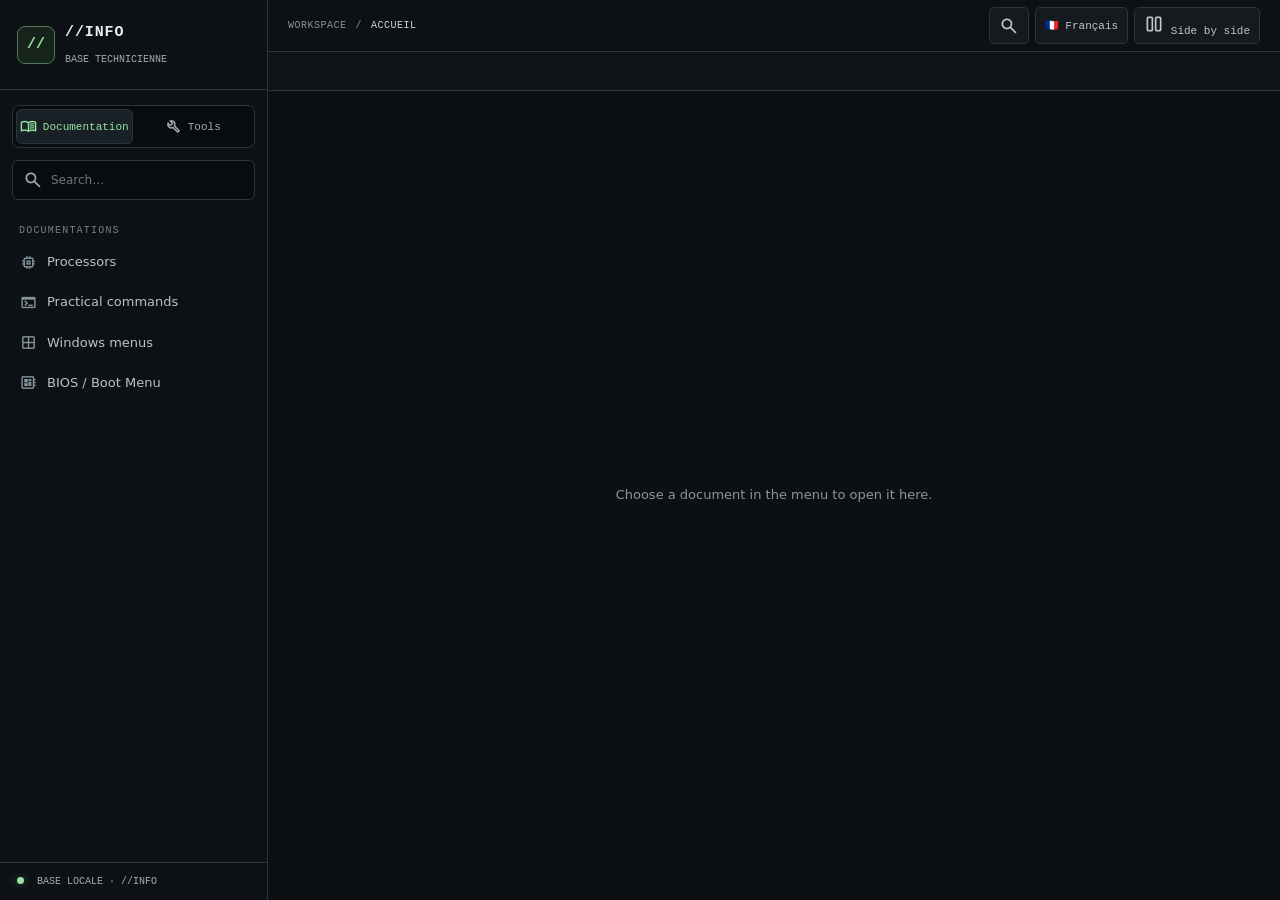
<file: index.html>
<!doctype html>
<html lang="fr">
<head>
  <meta charset="utf-8">
  <meta name="viewport" content="width=device-width, initial-scale=1">
  <meta name="theme-color" content="#0c1013">
  <meta name="description" content="//INFO : documentation informatique et boîte à outils technicien, consultables en onglets.">
  <title>//INFO — Documentation informatique</title>
  <link rel="icon" type="image/svg+xml" href="favicon.svg">
  <link rel="stylesheet" href="style.css">
  <script src="search-index.js" defer></script>
  <script src="script.js" defer></script>
</head>
<body class="workspace-page">
  <div class="workspace-shell">
    <aside class="workspace-sidebar" id="workspace-sidebar" aria-label="Navigation //INFO">
      <div class="workspace-brand">
        <a class="brand" href="home.html">
          <span class="brand-mark">//</span>
          <span>
            <span class="brand-name">//INFO</span><br>
            <span class="brand-sub">BASE TECHNICIENNE</span>
          </span>
        </a>
        <button class="sidebar-close" type="button" data-sidebar-close aria-label="Fermer le menu">
          <span class="material-symbols-outlined" aria-hidden="true">close</span>
        </button>
      </div>
      <div class="workspace-switch" role="tablist" aria-label="Type de ressources">
        <button type="button" class="active" id="mode-docs" data-mode="docs" role="tab" aria-selected="true">
          <span class="material-symbols-outlined" aria-hidden="true">menu_book</span>
          <span data-en="Documentation">Documentation</span>
        </button>
        <button type="button" id="mode-tools" data-mode="tools" role="tab" aria-selected="false">
          <span class="material-symbols-outlined" aria-hidden="true">build</span>
          <span data-en="Tools">Outils</span>
        </button>
      </div>
      <label class="workspace-search">
        <span class="material-symbols-outlined" aria-hidden="true">search</span>
        <input type="search" data-sidebar-search placeholder="Rechercher…" data-en-ph="Search…" aria-label="Rechercher dans le menu">
      </label>
      <nav class="workspace-nav" data-workspace-nav aria-label="Fiches disponibles"></nav>
      <div class="sidebar-foot">
        <span class="status-dot"></span>
        BASE LOCALE · //INFO
      </div>
    </aside>
    <div class="sidebar-scrim" data-sidebar-close></div>
    <main class="workspace-main">
      <header class="workspace-topbar">
        <button type="button" class="mobile-menu" data-sidebar-open aria-label="Ouvrir le menu">
          <span class="material-symbols-outlined" aria-hidden="true">menu</span>
        </button>
        <a class="mobile-brand" href="home.html">//INFO</a>          <div class="workspace-crumb">
            <span data-en="WORKSPACE">ESPACE DE TRAVAIL</span>
            <span>/</span>
            <strong data-current-label>ACCUEIL</strong>
          </div>
          <div class="workspace-actions">
            <button type="button" class="lang-button" data-lang-toggle aria-label="Changer de langue / Change language"></button>
            <button type="button" class="split-button" data-split-toggle aria-label="Afficher deux panneaux côte à côte" aria-pressed="false" title="Afficher deux panneaux côte à côte">
              <span class="material-symbols-outlined" aria-hidden="true">view_column_2</span>
              <span data-en="Side by side">Côte à côte</span>
            </button>
          </div>
      </header>
      <section class="workspace" data-workspace aria-label="Panneaux de documentation">
        <div class="pane" data-pane="0" aria-label="Panneau principal">
          <div class="tab-strip" data-tabs="0" role="tablist" aria-label="Onglets du panneau principal"></div>
          <div class="pane-body" data-pane-body="0">
            <div class="pane-empty">Choisissez une fiche dans le menu pour l’ouvrir ici.</div>
          </div>
        </div>
        <div class="pane pane-secondary" data-pane="1" aria-label="Panneau secondaire" hidden>
          <div class="tab-strip" data-tabs="1" role="tablist" aria-label="Onglets du panneau secondaire"></div>
          <div class="pane-body" data-pane-body="1">
            <div class="pane-empty">Ouvrez une fiche ici pour la comparer à l’autre panneau.</div>
          </div>
        </div>
      </section>
    </main>
  </div>
</body>
</html>
</file>
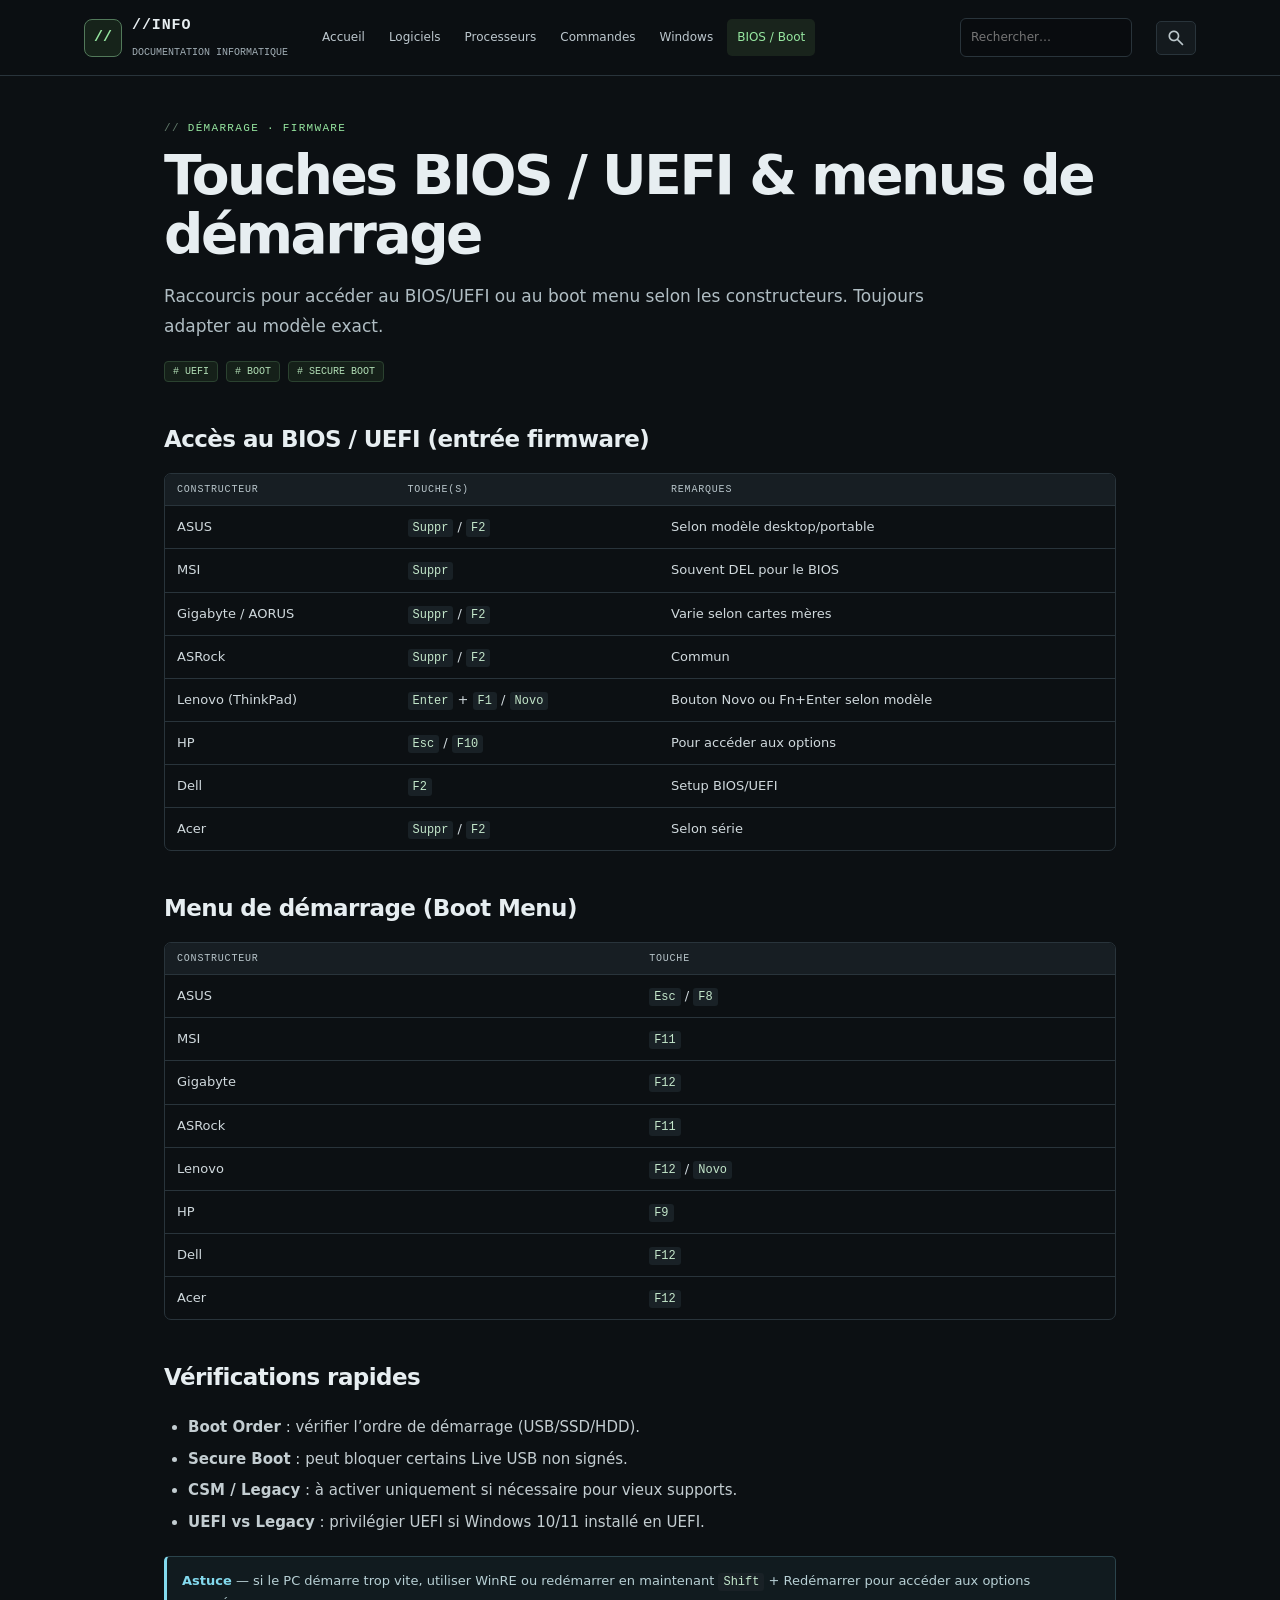
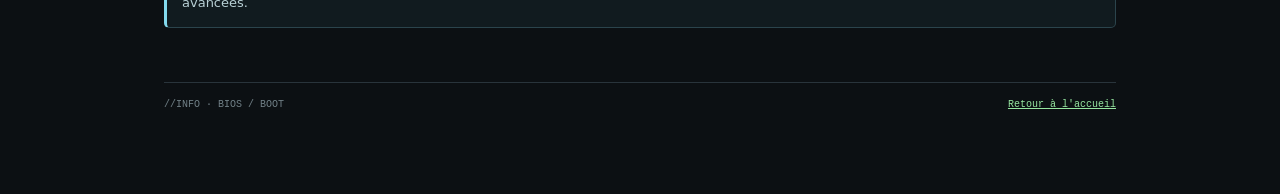
<file: bios.html>
<!doctype html>
<html lang="fr">
<head>
  <meta charset="utf-8">
  <meta name="viewport" content="width=device-width, initial-scale=1">
  <meta name="theme-color" content="#0c1013">
  <meta name="description" content="Touches d'accès BIOS/UEFI, menus de démarrage et boot order.">
  <title>BIOS / Boot Menu — //INFO</title>
  <link rel="stylesheet" href="https://fonts.googleapis.com/css2?family=Material+Symbols+Outlined:FILL@0..1&display=block">
  <link rel="stylesheet" href="style.css">
  <script src="script.js" defer></script>
</head>
<body>
  <header class="site-header">
    <div class="header-inner">
      <a class="brand" href="home.html">
        <span class="brand-mark">//</span>
        <span>
          <span class="brand-name">//INFO</span><br>
          <span class="brand-sub">DOCUMENTATION INFORMATIQUE</span>
        </span>
      </a>
      <button class="nav-toggle" data-nav-toggle aria-expanded="false" aria-controls="site-nav">☰ Menu</button>
      <button class="nav-toggle" data-search-toggle aria-expanded="false" aria-controls="site-search">⌕ Recherche</button>
      <nav class="site-nav" id="site-nav" data-site-nav aria-label="Navigation principale">
        <a href="home.html">Accueil</a>
        <a href="logiciels.html">Logiciels</a>
        <a href="processeurs.html">Processeurs</a>
        <a href="commandes.html">Commandes</a>
        <a href="windows.html">Windows</a>
        <a href="bios.html" aria-current="page">BIOS / Boot</a>
      </nav>
      <label class="search" id="site-search" data-search>
        <input type="search" placeholder="Rechercher…" aria-label="Rechercher dans la documentation">
      </label>
    </div>
  </header>
  <main class="page">
    <div class="doc-inner">
      <div class="eyebrow">Démarrage · firmware</div>
      <h1>Touches BIOS / UEFI &amp; menus de démarrage</h1>
      <p class="lead">Raccourcis pour accéder au BIOS/UEFI ou au boot menu selon les constructeurs. Toujours adapter au modèle exact.</p>
      <div class="chips">
        <span class="chip"># UEFI</span>
        <span class="chip"># BOOT</span>
        <span class="chip"># SECURE BOOT</span>
      </div>
      <h2 data-search-group>Accès au BIOS / UEFI (entrée firmware)</h2>
      <div class="table-wrap" data-search-group>
        <table>
          <thead>
            <tr><th>Constructeur</th><th>Touche(s)</th><th>Remarques</th></tr>
          </thead>
          <tbody>
            <tr data-search-item><td>ASUS</td><td><code>Suppr</code> / <code>F2</code></td><td>Selon modèle desktop/portable</td></tr>
            <tr data-search-item><td>MSI</td><td><code>Suppr</code></td><td>Souvent DEL pour le BIOS</td></tr>
            <tr data-search-item><td>Gigabyte / AORUS</td><td><code>Suppr</code> / <code>F2</code></td><td>Varie selon cartes mères</td></tr>
            <tr data-search-item><td>ASRock</td><td><code>Suppr</code> / <code>F2</code></td><td>Commun</td></tr>
            <tr data-search-item><td>Lenovo (ThinkPad)</td><td><code>Enter</code> + <code>F1</code> / <code>Novo</code></td><td>Bouton Novo ou Fn+Enter selon modèle</td></tr>
            <tr data-search-item><td>HP</td><td><code>Esc</code> / <code>F10</code></td><td>Pour accéder aux options</td></tr>
            <tr data-search-item><td>Dell</td><td><code>F2</code></td><td>Setup BIOS/UEFI</td></tr>
            <tr data-search-item><td>Acer</td><td><code>Suppr</code> / <code>F2</code></td><td>Selon série</td></tr>
          </tbody>
        </table>
      </div>
      <h2 data-search-group>Menu de démarrage (Boot Menu)</h2>
      <div class="table-wrap" data-search-group>
        <table>
          <thead>
            <tr><th>Constructeur</th><th>Touche</th></tr>
          </thead>
          <tbody>
            <tr data-search-item><td>ASUS</td><td><code>Esc</code> / <code>F8</code></td></tr>
            <tr data-search-item><td>MSI</td><td><code>F11</code></td></tr>
            <tr data-search-item><td>Gigabyte</td><td><code>F12</code></td></tr>
            <tr data-search-item><td>ASRock</td><td><code>F11</code></td></tr>
            <tr data-search-item><td>Lenovo</td><td><code>F12</code> / <code>Novo</code></td></tr>
            <tr data-search-item><td>HP</td><td><code>F9</code></td></tr>
            <tr data-search-item><td>Dell</td><td><code>F12</code></td></tr>
            <tr data-search-item><td>Acer</td><td><code>F12</code></td></tr>
          </tbody>
        </table>
      </div>
      <h2 data-search-group>Vérifications rapides</h2>
      <ul data-search-group>
        <li data-search-item><strong>Boot Order</strong> : vérifier l’ordre de démarrage (USB/SSD/HDD).</li>
        <li data-search-item><strong>Secure Boot</strong> : peut bloquer certains Live USB non signés.</li>
        <li data-search-item><strong>CSM / Legacy</strong> : à activer uniquement si nécessaire pour vieux supports.</li>
        <li data-search-item><strong>UEFI vs Legacy</strong> : privilégier UEFI si Windows 10/11 installé en UEFI.</li>
      </ul>
      <p class="callout info">
        <strong>Astuce</strong> — si le PC démarre trop vite, utiliser WinRE ou redémarrer en maintenant <code>Shift</code> + Redémarrer pour accéder aux options avancées.
      </p>
      <footer class="footer">
        <span>//INFO · BIOS / BOOT</span>
        <a href="home.html">Retour à l'accueil</a>
      </footer>
    </div>
  </main>
</body>
</html>
</file>
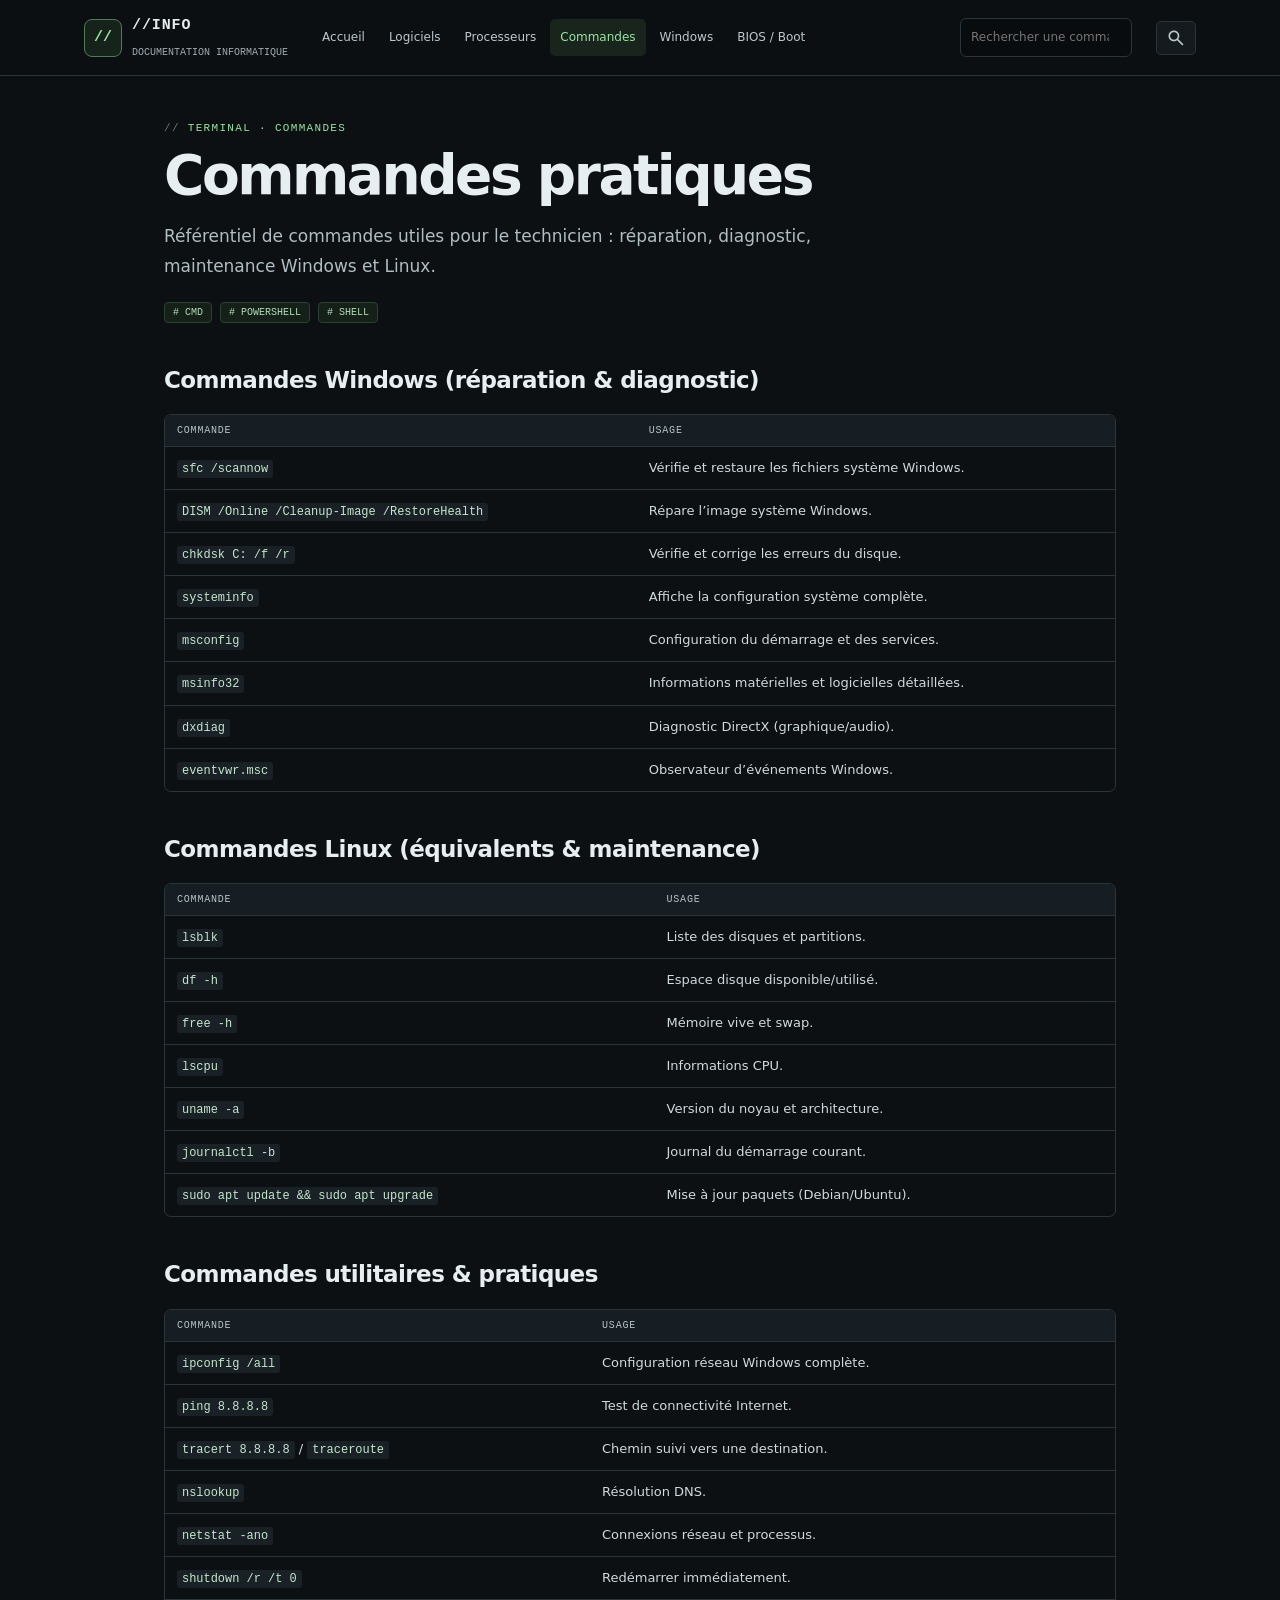
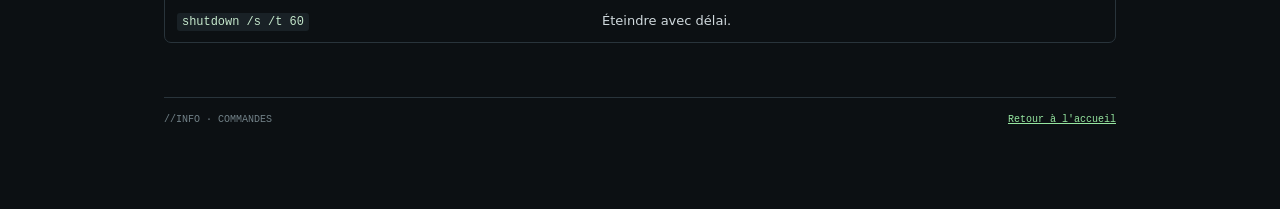
<file: commandes.html>
<!doctype html>
<html lang="fr">
<head>
  <meta charset="utf-8">
  <meta name="viewport" content="width=device-width, initial-scale=1">
  <meta name="theme-color" content="#0c1013">
  <meta name="description" content="Commandes Windows, Linux et utilitaires pour le diagnostic et la maintenance.">
  <title>Commandes pratiques — //INFO</title>
  <link rel="stylesheet" href="https://fonts.googleapis.com/css2?family=Material+Symbols+Outlined:FILL@0..1&display=block">
  <link rel="stylesheet" href="style.css">
  <script src="script.js" defer></script>
</head>
<body>
  <header class="site-header">
    <div class="header-inner">
      <a class="brand" href="home.html">
        <span class="brand-mark">//</span>
        <span>
          <span class="brand-name">//INFO</span><br>
          <span class="brand-sub">DOCUMENTATION INFORMATIQUE</span>
        </span>
      </a>
      <button class="nav-toggle" data-nav-toggle aria-expanded="false" aria-controls="site-nav">☰ Menu</button>
      <button class="nav-toggle" data-search-toggle aria-expanded="false" aria-controls="site-search">⌕ Recherche</button>
      <nav class="site-nav" id="site-nav" data-site-nav aria-label="Navigation principale">
        <a href="home.html">Accueil</a>
        <a href="logiciels.html">Logiciels</a>
        <a href="processeurs.html">Processeurs</a>
        <a href="commandes.html" aria-current="page">Commandes</a>
        <a href="windows.html">Windows</a>
        <a href="bios.html">BIOS / Boot</a>
      </nav>
      <label class="search" id="site-search" data-search>
        <input type="search" placeholder="Rechercher une commande…" aria-label="Rechercher une commande">
      </label>
    </div>
  </header>
  <main class="page">
    <div class="doc-inner">
      <div class="eyebrow">Terminal · commandes</div>
      <h1>Commandes pratiques</h1>
      <p class="lead">Référentiel de commandes utiles pour le technicien : réparation, diagnostic, maintenance Windows et Linux.</p>
      <div class="chips">
        <span class="chip"># CMD</span>
        <span class="chip"># POWERSHELL</span>
        <span class="chip"># SHELL</span>
      </div>
      <h2 data-search-group>Commandes Windows (réparation &amp; diagnostic)</h2>
      <div class="table-wrap" data-search-group>
        <table>
          <thead>
            <tr><th>Commande</th><th>Usage</th></tr>
          </thead>
          <tbody>
            <tr data-search-item><td><code>sfc /scannow</code></td><td>Vérifie et restaure les fichiers système Windows.</td></tr>
            <tr data-search-item><td><code>DISM /Online /Cleanup-Image /RestoreHealth</code></td><td>Répare l’image système Windows.</td></tr>
            <tr data-search-item><td><code>chkdsk C: /f /r</code></td><td>Vérifie et corrige les erreurs du disque.</td></tr>
            <tr data-search-item><td><code>systeminfo</code></td><td>Affiche la configuration système complète.</td></tr>
            <tr data-search-item><td><code>msconfig</code></td><td>Configuration du démarrage et des services.</td></tr>
            <tr data-search-item><td><code>msinfo32</code></td><td>Informations matérielles et logicielles détaillées.</td></tr>
            <tr data-search-item><td><code>dxdiag</code></td><td>Diagnostic DirectX (graphique/audio).</td></tr>
            <tr data-search-item><td><code>eventvwr.msc</code></td><td>Observateur d’événements Windows.</td></tr>
          </tbody>
        </table>
      </div>
      <h2 data-search-group>Commandes Linux (équivalents &amp; maintenance)</h2>
      <div class="table-wrap" data-search-group>
        <table>
          <thead>
            <tr><th>Commande</th><th>Usage</th></tr>
          </thead>
          <tbody>
            <tr data-search-item><td><code>lsblk</code></td><td>Liste des disques et partitions.</td></tr>
            <tr data-search-item><td><code>df -h</code></td><td>Espace disque disponible/utilisé.</td></tr>
            <tr data-search-item><td><code>free -h</code></td><td>Mémoire vive et swap.</td></tr>
            <tr data-search-item><td><code>lscpu</code></td><td>Informations CPU.</td></tr>
            <tr data-search-item><td><code>uname -a</code></td><td>Version du noyau et architecture.</td></tr>
            <tr data-search-item><td><code>journalctl -b</code></td><td>Journal du démarrage courant.</td></tr>
            <tr data-search-item><td><code>sudo apt update &amp;&amp; sudo apt upgrade</code></td><td>Mise à jour paquets (Debian/Ubuntu).</td></tr>
          </tbody>
        </table>
      </div>
      <h2 data-search-group>Commandes utilitaires &amp; pratiques</h2>
      <div class="table-wrap" data-search-group>
        <table>
          <thead>
            <tr><th>Commande</th><th>Usage</th></tr>
          </thead>
          <tbody>
            <tr data-search-item><td><code>ipconfig /all</code></td><td>Configuration réseau Windows complète.</td></tr>
            <tr data-search-item><td><code>ping 8.8.8.8</code></td><td>Test de connectivité Internet.</td></tr>
            <tr data-search-item><td><code>tracert 8.8.8.8</code> / <code>traceroute</code></td><td>Chemin suivi vers une destination.</td></tr>
            <tr data-search-item><td><code>nslookup</code></td><td>Résolution DNS.</td></tr>
            <tr data-search-item><td><code>netstat -ano</code></td><td>Connexions réseau et processus.</td></tr>
            <tr data-search-item><td><code>shutdown /r /t 0</code></td><td>Redémarrer immédiatement.</td></tr>
            <tr data-search-item><td><code>shutdown /s /t 60</code></td><td>Éteindre avec délai.</td></tr>
          </tbody>
        </table>
      </div>
      <footer class="footer">
        <span>//INFO · COMMANDES</span>
        <a href="home.html">Retour à l'accueil</a>
      </footer>
    </div>
  </main>
</body>
</html>
</file>
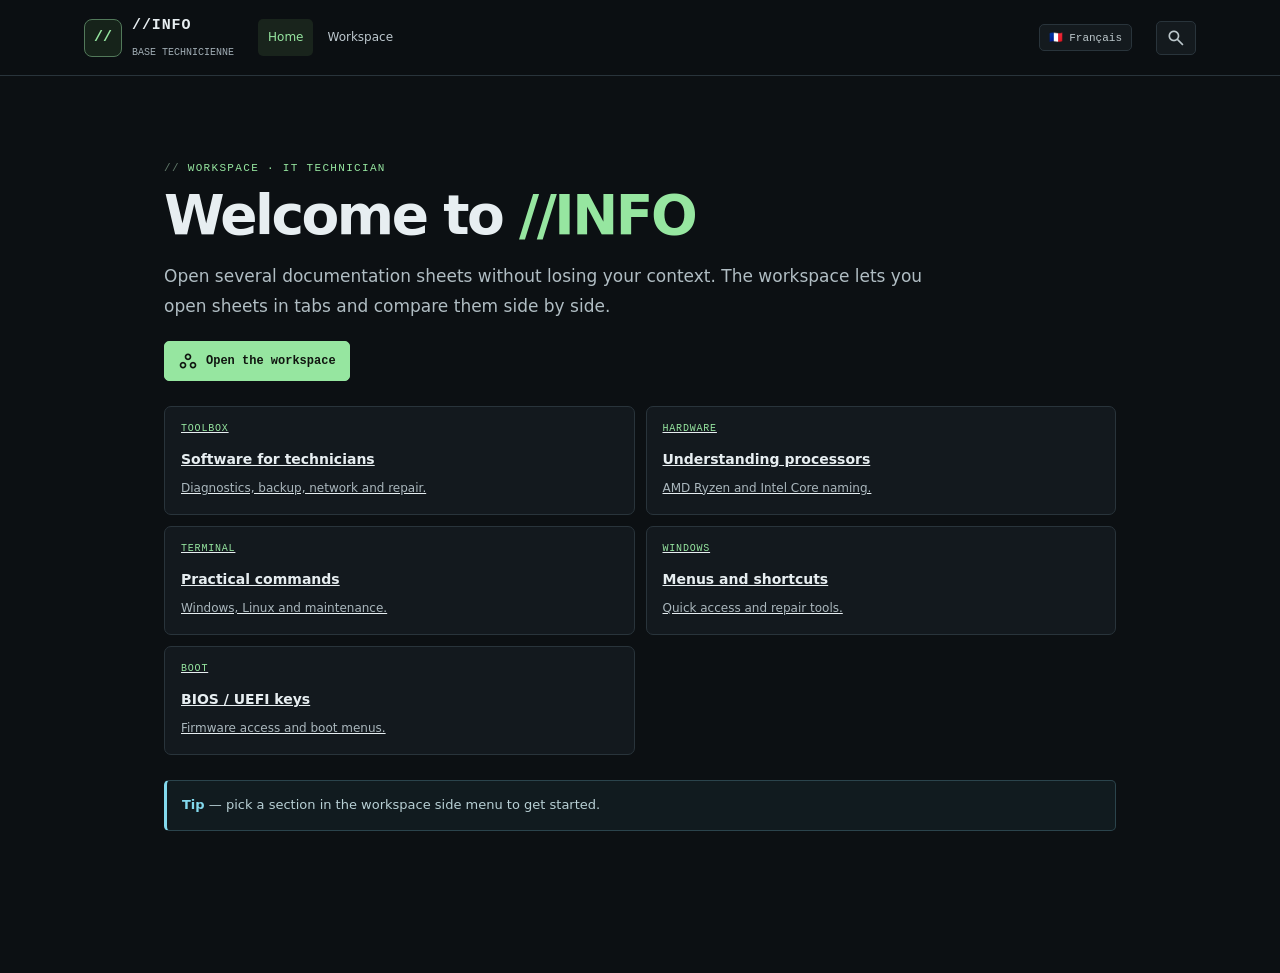
<file: home.html>
<!doctype html>
<html lang="fr">
<head>
  <meta charset="utf-8">
  <meta name="viewport" content="width=device-width, initial-scale=1">
  <meta name="theme-color" content="#0c1013">
  <meta name="description" content="//INFO : documentation informatique et boîte à outils technicien.">
  <title>//INFO — Accueil</title>
  <link rel="icon" type="image/svg+xml" href="favicon.svg">
  <link rel="stylesheet" href="style.css">
</head>
<body>
  <header class="site-header">
    <div class="header-inner">
      <a class="brand" href="home.html">
        <span class="brand-mark">//</span>
        <span>
          <span class="brand-name">//INFO</span><br>
          <span class="brand-sub">BASE TECHNICIENNE</span>
        </span>
      </a>
      <nav class="site-nav" aria-label="Navigation principale">
        <a href="home.html" aria-current="page" data-en="Home">Accueil</a>
        <a href="index.html" data-en="Workspace">Espace de travail</a>
      </nav>
      <button type="button" class="lang-button" data-lang-toggle aria-label="Changer de langue / Change language"></button>
    </div>
  </header>
  <main class="page">
    <div class="doc-inner">
      <section class="welcome" style="padding: clamp(24px, 5vw, 40px) 0;">
        <div class="eyebrow" data-en="Workspace · IT technician">Espace de travail · technicien IT</div>
        <h1><span data-en="Welcome to">Bienvenue sur</span> <span style="color:var(--green)">//INFO</span></h1>
        <p class="lead" data-en="Open several documentation sheets without losing your context. The workspace lets you open sheets in tabs and compare them side by side.">Ouvrez plusieurs documentations sans perdre votre contexte. L'espace de travail permet d'ouvrir des fiches dans des onglets et de les comparer côte à côte.</p>
        <div class="hero-actions">
          <a href="index.html" class="button">
            <span class="material-symbols-outlined" aria-hidden="true">workspaces</span>
            <span data-en="Open the workspace">Ouvrir l'espace de travail</span>
          </a>
        </div>
        <div class="welcome-grid">
          <a href="index.html?open=tools" class="welcome-card">
            <span class="card-label" data-en="TOOLBOX">BOÎTE À OUTILS</span>
            <strong data-en="Software for technicians">Logiciels pour techniciens</strong>
            <span data-en="Diagnostics, backup, network and repair.">Diagnostic, sauvegarde, réseau et dépannage.</span>
          </a>
          <a href="index.html?open=cpu" class="welcome-card">
            <span class="card-label" data-en="HARDWARE">MATÉRIEL</span>
            <strong data-en="Understanding processors">Comprendre les processeurs</strong>
            <span data-en="AMD Ryzen and Intel Core naming.">Nomenclature AMD Ryzen et Intel Core.</span>
          </a>
          <a href="index.html?open=commands" class="welcome-card">
            <span class="card-label">TERMINAL</span>
            <strong data-en="Practical commands">Commandes pratiques</strong>
            <span data-en="Windows, Linux and maintenance.">Windows, Linux et maintenance.</span>
          </a>
          <a href="index.html?open=windows" class="welcome-card">
            <span class="card-label">WINDOWS</span>
            <strong data-en="Menus and shortcuts">Menus et raccourcis</strong>
            <span data-en="Quick access and repair tools.">Accès rapides et outils de dépannage.</span>
          </a>
          <a href="index.html?open=bios" class="welcome-card">
            <span class="card-label" data-en="BOOT">DÉMARRAGE</span>
            <strong data-en="BIOS / UEFI keys">Touches BIOS / UEFI</strong>
            <span data-en="Firmware access and boot menus.">Accès firmware et menus de démarrage.</span>
          </a>
        </div>
        <p class="callout info">
          <strong data-en="Tip">Astuce</strong> — <span data-en="pick a section in the workspace side menu to get started.">choisissez une rubrique dans le menu latéral de l'espace de travail pour commencer.</span>
        </p>
      </section>
    </div>
  </main>
  <script src="search-index.js" defer></script>
  <script src="script.js" defer></script>
</body>
</html>
</file>
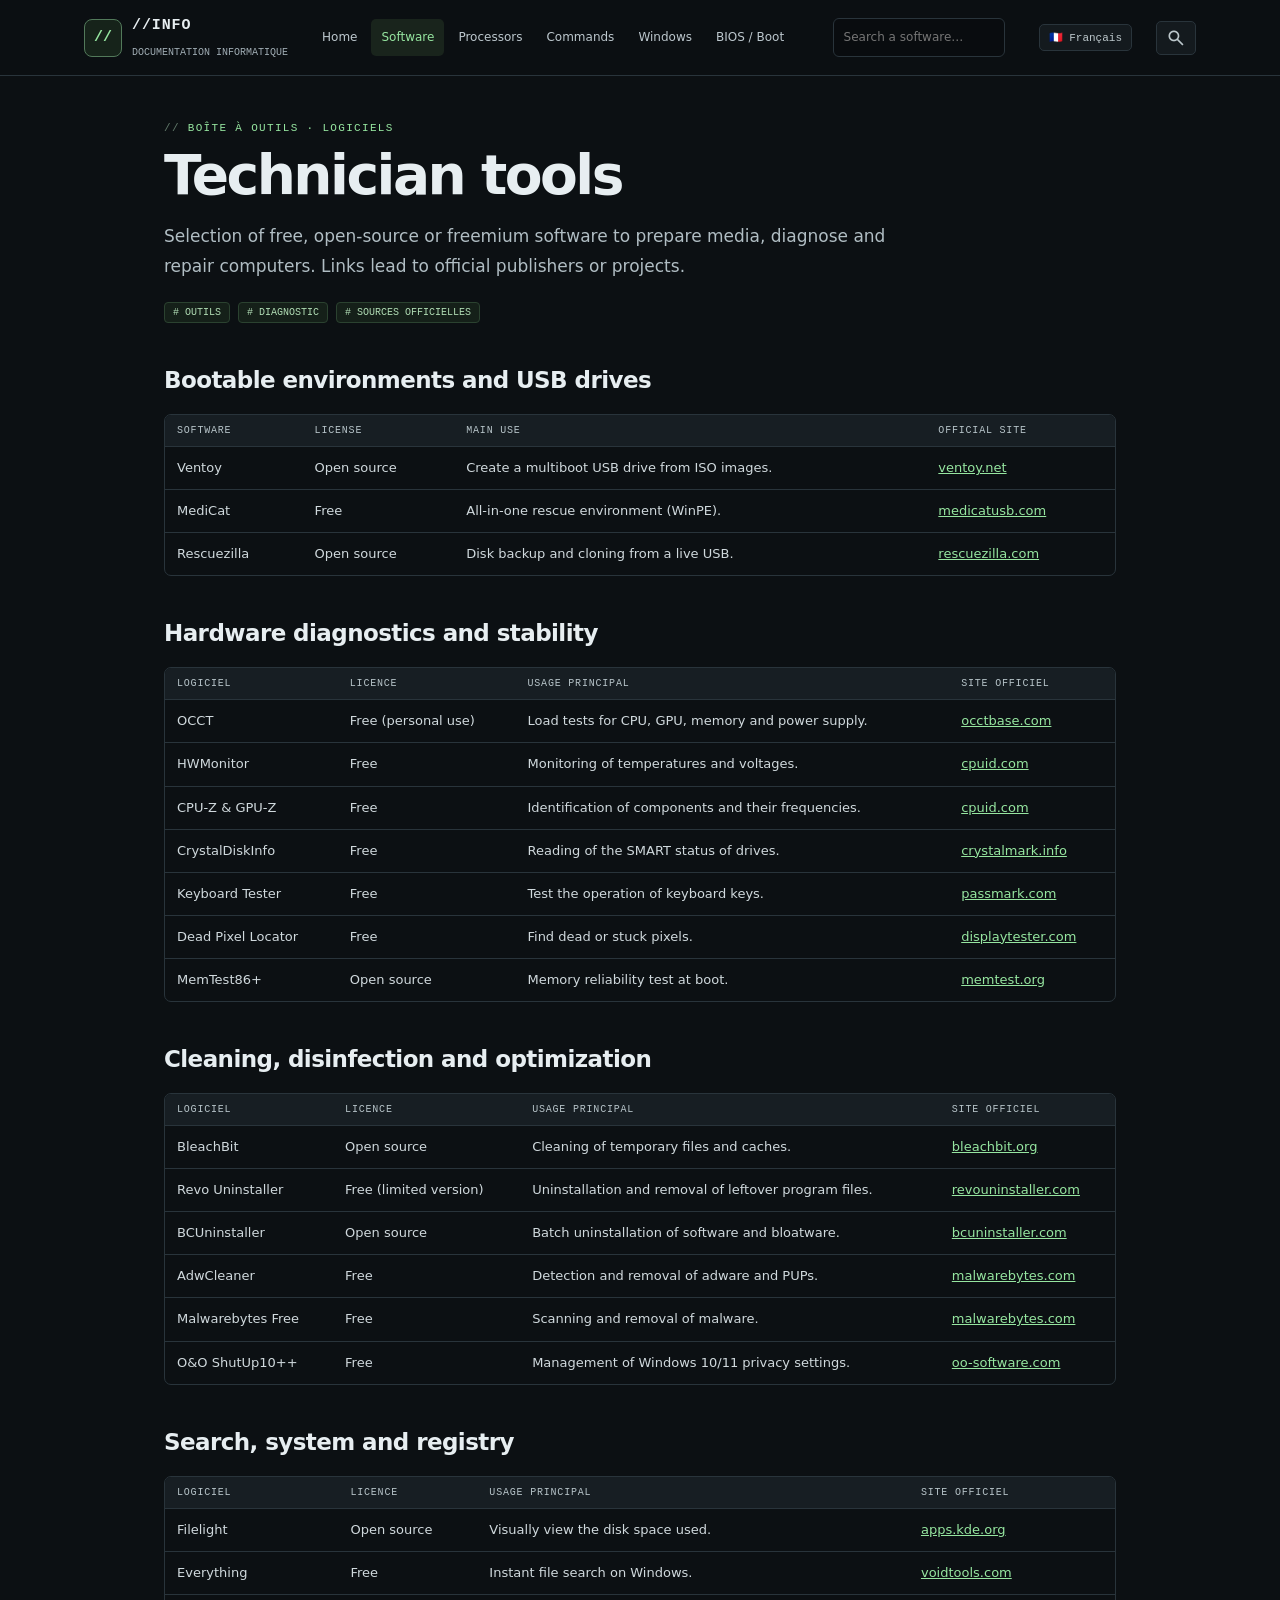
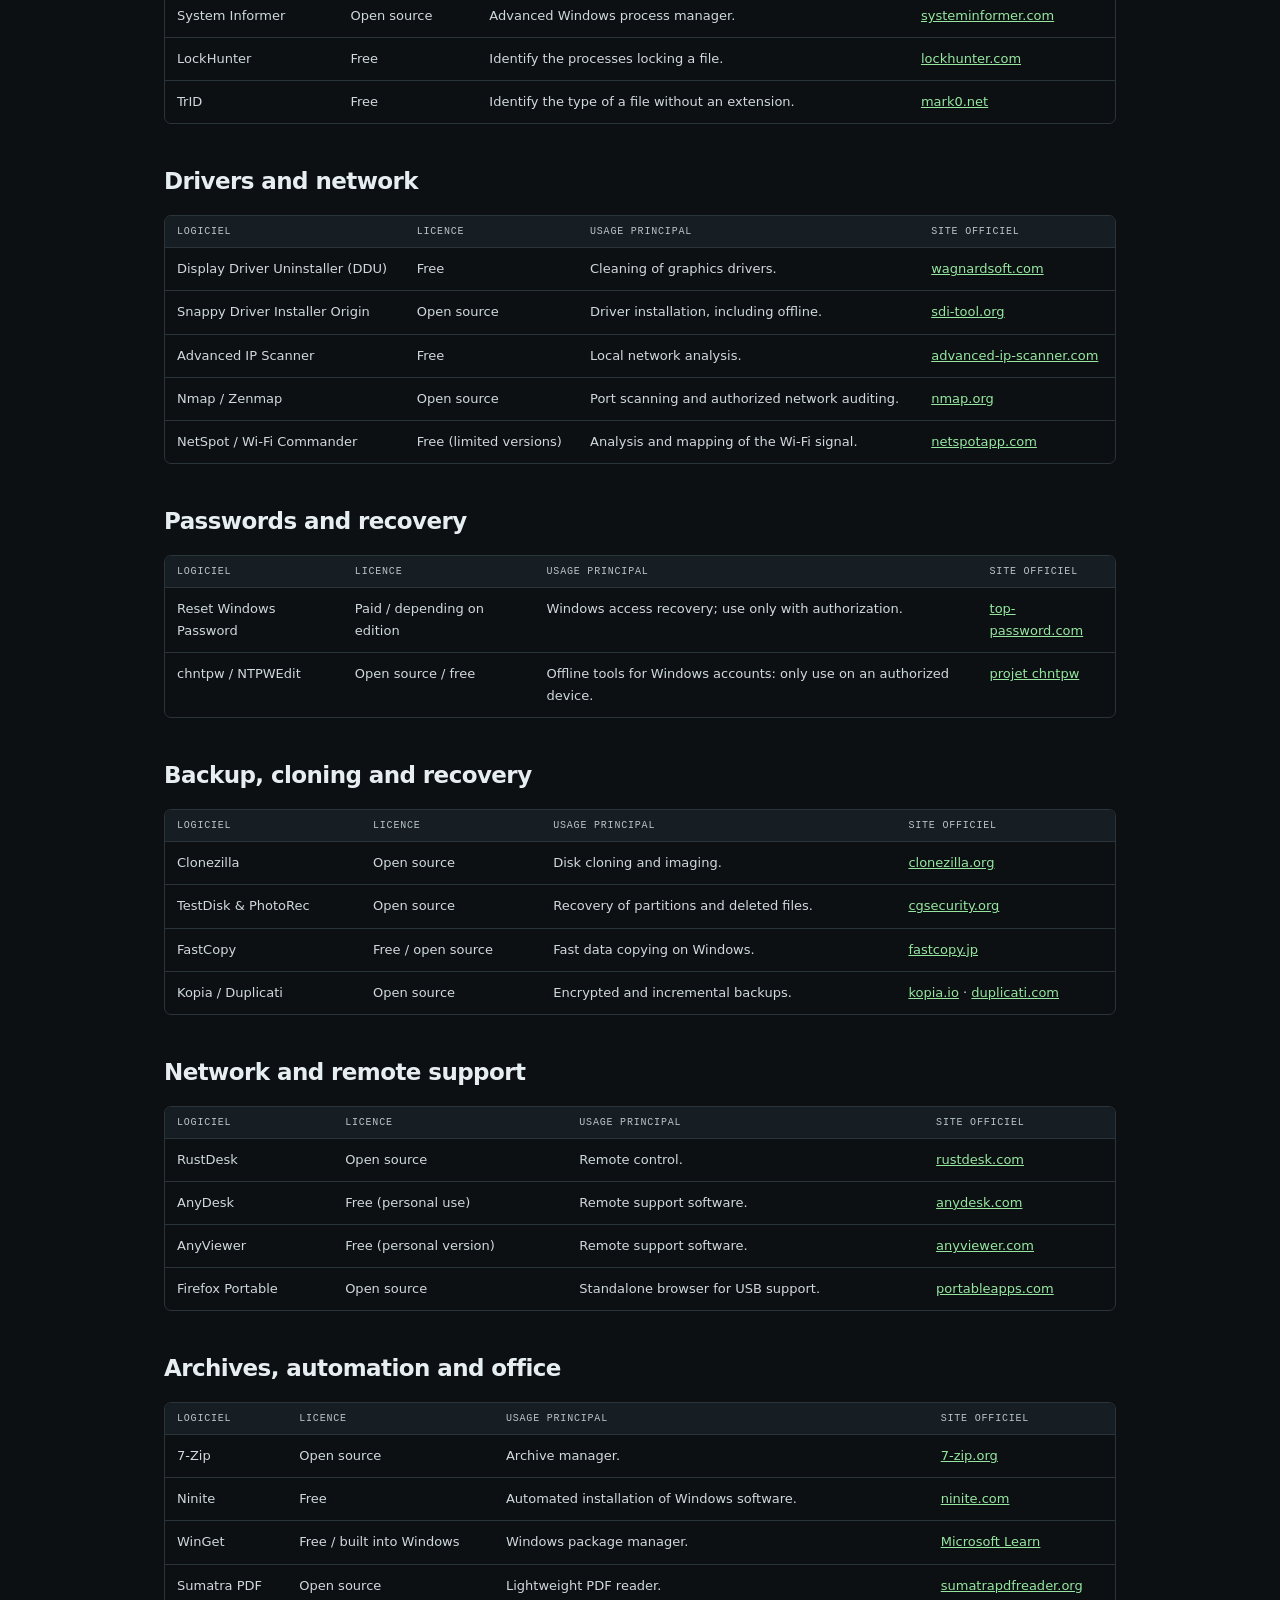
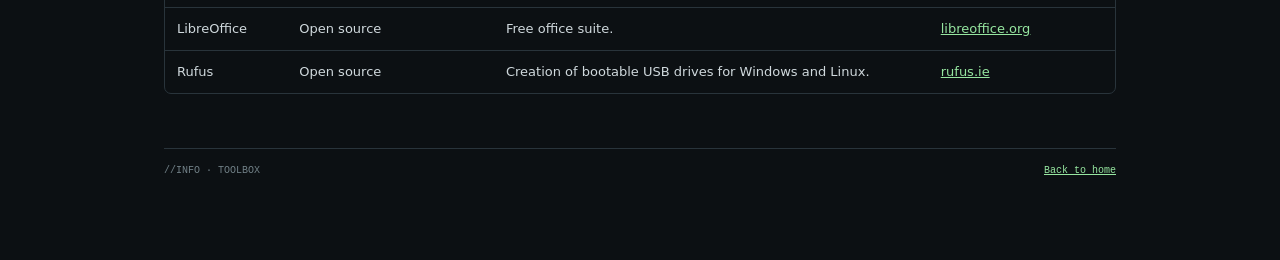
<file: logiciels.html>
<!doctype html>
<html lang="fr">
<head>
  <meta charset="utf-8">
  <meta name="viewport" content="width=device-width, initial-scale=1">
  <meta name="theme-color" content="#0c1013">
  <meta name="description" content="Boîte à outils gratuite pour technicien informatique : dépannage, diagnostic, réseau et sauvegarde.">
  <title>Logiciels technicien — //INFO</title>
  <link rel="icon" type="image/svg+xml" href="favicon.svg">
  <link rel="stylesheet" href="style.css">
  <script src="search-index.js" defer></script>
  <script src="script.js" defer></script>
</head>
<body>
  <header class="site-header">
    <div class="header-inner">
      <a class="brand" href="home.html">
        <span class="brand-mark">//</span>
        <span>
          <span class="brand-name">//INFO</span><br>
          <span class="brand-sub">DOCUMENTATION INFORMATIQUE</span>
        </span>
      </a>
      <button class="nav-toggle" data-nav-toggle aria-expanded="false" aria-controls="site-nav">☰ <span data-en="Menu">Menu</span></button>
      <button class="nav-toggle" data-search-toggle aria-expanded="false" aria-controls="site-search">⌕ <span data-en="Search">Recherche</span></button>
      <nav class="site-nav" id="site-nav" data-site-nav aria-label="Navigation principale">
        <a href="home.html" data-en="Home">Accueil</a>
        <a href="logiciels.html" aria-current="page" data-en="Software">Logiciels</a>
        <a href="processeurs.html" data-en="Processors">Processeurs</a>
        <a href="commandes.html" data-en="Commands">Commandes</a>
        <a href="windows.html" data-en="Windows">Windows</a>
        <a href="bios.html" data-en="BIOS / Boot">BIOS / Boot</a>
      </nav>
      <label class="search" id="site-search" data-search>
        <input type="search" placeholder="Rechercher un logiciel…" data-en-ph="Search a software…" aria-label="Rechercher un logiciel">
      </label>
      <button type="button" class="lang-button" data-lang-toggle aria-label="Changer de langue / Change language"></button>
    </div>
  </header>
  <main class="page">
    <div class="doc-inner">
      <div class="eyebrow">Boîte à outils · logiciels</div>
      <h1 data-en="Technician tools">Outils du technicien</h1>
      <p class="lead" data-en="Selection of free, open-source or freemium software to prepare media, diagnose and repair computers. Links lead to official publishers or projects.">Sélection de logiciels gratuits, libres ou disposant d’une version gratuite pour préparer des supports, diagnostiquer et dépanner un ordinateur. Les liens mènent aux éditeurs ou projets officiels.</p>
      <div class="chips">
        <span class="chip"># OUTILS</span>
        <span class="chip"># DIAGNOSTIC</span>
        <span class="chip"># SOURCES OFFICIELLES</span>
      </div>
      <h2 id="environnements-bootables" data-search-group data-en="Bootable environments and USB drives">Environnements bootables et clés USB</h2>
      <div class="table-wrap" data-search-group>
        <table>
          <thead>
            <tr><th data-en="Software">Logiciel</th><th data-en="License">Licence</th><th data-en="Main use">Usage principal</th><th data-en="Official site">Site officiel</th></tr>
          </thead>
          <tbody>
            <tr data-search-item><td>Ventoy</td><td>Open source</td><td data-en="Create a multiboot USB drive from ISO images.">Créer une clé USB multiboot à partir d’images ISO.</td><td><a href="https://www.ventoy.net/" target="_blank" rel="noopener noreferrer">ventoy.net</a></td></tr>
            <tr data-search-item><td>MediCat</td><td data-en="Free">Gratuit</td><td data-en="All-in-one rescue environment (WinPE).">Environnement de secours tout-en-un (WinPE).</td><td><a href="https://medicatusb.com/" target="_blank" rel="noopener noreferrer">medicatusb.com</a></td></tr>
            <tr data-search-item><td>Rescuezilla</td><td>Open source</td><td data-en="Disk backup and cloning from a live USB.">Sauvegarde et clonage de disque en Live USB.</td><td><a href="https://rescuezilla.com/" target="_blank" rel="noopener noreferrer">rescuezilla.com</a></td></tr>
          </tbody>
        </table>
      </div>
      <h2 id="diagnostic-materiel" data-search-group data-en="Hardware diagnostics and stability">Diagnostic et stabilité matérielle</h2>
      <div class="table-wrap" data-search-group>
        <table>
          <thead>
            <tr><th>Logiciel</th><th>Licence</th><th>Usage principal</th><th>Site officiel</th></tr>
          </thead>
          <tbody>
            <tr data-search-item><td>OCCT</td><td data-en="Free (personal use)">Gratuit (usage personnel)</td><td data-en="Load tests for CPU, GPU, memory and power supply.">Tests de charge CPU, GPU, mémoire et alimentation.</td><td><a href="https://www.occtbase.com/" target="_blank" rel="noopener noreferrer">occtbase.com</a></td></tr>
            <tr data-search-item><td>HWMonitor</td><td data-en="Free">Gratuit</td><td data-en="Monitoring of temperatures and voltages.">Surveillance des températures et tensions.</td><td><a href="https://www.cpuid.com/softwares/hwmonitor.html" target="_blank" rel="noopener noreferrer">cpuid.com</a></td></tr>
            <tr data-search-item><td>CPU-Z &amp; GPU-Z</td><td data-en="Free">Gratuit</td><td data-en="Identification of components and their frequencies.">Identification des composants et de leurs fréquences.</td><td><a href="https://www.cpuid.com/" target="_blank" rel="noopener noreferrer">cpuid.com</a></td></tr>
            <tr data-search-item><td>CrystalDiskInfo</td><td data-en="Free">Gratuit</td><td data-en="Reading of the SMART status of drives.">Consultation de l’état SMART des disques.</td><td><a href="https://crystalmark.info/en/software/crystaldiskinfo/" target="_blank" rel="noopener noreferrer">crystalmark.info</a></td></tr>
            <tr data-search-item><td>Keyboard Tester</td><td data-en="Free">Gratuit</td><td data-en="Test the operation of keyboard keys.">Tester le fonctionnement des touches du clavier.</td><td><a href="https://www.passmark.com/products/keyboardtest/" target="_blank" rel="noopener noreferrer">passmark.com</a></td></tr>
            <tr data-search-item><td>Dead Pixel Locator</td><td data-en="Free">Gratuit</td><td data-en="Find dead or stuck pixels.">Rechercher les pixels morts ou bloqués.</td><td><a href="https://www.displaytester.com/dead_pixel_test_fr.html" target="_blank" rel="noopener noreferrer">displaytester.com</a></td></tr>
            <tr data-search-item><td>MemTest86+</td><td>Open source</td><td data-en="Memory reliability test at boot.">Test de fiabilité de la mémoire au démarrage.</td><td><a href="https://www.memtest.org/" target="_blank" rel="noopener noreferrer">memtest.org</a></td></tr>
          </tbody>
        </table>
      </div>
      <h2 id="nettoyage-securite" data-search-group data-en="Cleaning, disinfection and optimization">Nettoyage, désinfection et optimisation</h2>
      <div class="table-wrap" data-search-group>
        <table>
          <thead>
            <tr><th>Logiciel</th><th>Licence</th><th>Usage principal</th><th>Site officiel</th></tr>
          </thead>
          <tbody>
            <tr data-search-item><td>BleachBit</td><td>Open source</td><td data-en="Cleaning of temporary files and caches.">Nettoyage de fichiers temporaires et caches.</td><td><a href="https://www.bleachbit.org/" target="_blank" rel="noopener noreferrer">bleachbit.org</a></td></tr>
            <tr data-search-item><td>Revo Uninstaller</td><td data-en="Free (limited version)">Gratuit (version limitée)</td><td data-en="Uninstallation and removal of leftover program files.">Désinstallation et suppression des restes de programmes.</td><td><a href="https://www.revouninstaller.com/" target="_blank" rel="noopener noreferrer">revouninstaller.com</a></td></tr>
            <tr data-search-item><td>BCUninstaller</td><td>Open source</td><td data-en="Batch uninstallation of software and bloatware.">Désinstallation par lots de logiciels et bloatwares.</td><td><a href="https://www.bcuninstaller.com/" target="_blank" rel="noopener noreferrer">bcuninstaller.com</a></td></tr>
            <tr data-search-item><td>AdwCleaner</td><td data-en="Free">Gratuit</td><td data-en="Detection and removal of adware and PUPs.">Détection et suppression d’adwares et PUPs.</td><td><a href="https://www.malwarebytes.com/adwcleaner" target="_blank" rel="noopener noreferrer">malwarebytes.com</a></td></tr>
            <tr data-search-item><td>Malwarebytes Free</td><td data-en="Free">Gratuit</td><td data-en="Scanning and removal of malware.">Analyse et suppression de logiciels malveillants.</td><td><a href="https://www.malwarebytes.com/" target="_blank" rel="noopener noreferrer">malwarebytes.com</a></td></tr>
            <tr data-search-item><td>O&amp;O ShutUp10++</td><td data-en="Free">Gratuit</td><td data-en="Management of Windows 10/11 privacy settings.">Gestion de paramètres de confidentialité Windows 10/11.</td><td><a href="https://www.oo-software.com/en/shutup10" target="_blank" rel="noopener noreferrer">oo-software.com</a></td></tr>
          </tbody>
        </table>
      </div>
      <h2 id="systeme-recherche" data-search-group data-en="Search, system and registry">Recherche, système et registre</h2>
      <div class="table-wrap" data-search-group>
        <table>
          <thead>
            <tr><th>Logiciel</th><th>Licence</th><th>Usage principal</th><th>Site officiel</th></tr>
          </thead>
          <tbody>
            <tr data-search-item><td>Filelight</td><td>Open source</td><td data-en="Visually view the disk space used.">Visualiser graphiquement l’espace disque occupé.</td><td><a href="https://apps.kde.org/filelight/" target="_blank" rel="noopener noreferrer">apps.kde.org</a></td></tr>
            <tr data-search-item><td>Everything</td><td data-en="Free">Gratuit</td><td data-en="Instant file search on Windows.">Recherche instantanée de fichiers sous Windows.</td><td><a href="https://www.voidtools.com/" target="_blank" rel="noopener noreferrer">voidtools.com</a></td></tr>
            <tr data-search-item><td>System Informer</td><td>Open source</td><td data-en="Advanced Windows process manager.">Gestionnaire avancé de processus Windows.</td><td><a href="https://systeminformer.com/" target="_blank" rel="noopener noreferrer">systeminformer.com</a></td></tr>
            <tr data-search-item><td>LockHunter</td><td data-en="Free">Gratuit</td><td data-en="Identify the processes locking a file.">Identifier les processus qui verrouillent un fichier.</td><td><a href="https://lockhunter.com/" target="_blank" rel="noopener noreferrer">lockhunter.com</a></td></tr>
            <tr data-search-item><td>TrID</td><td data-en="Free">Gratuit</td><td data-en="Identify the type of a file without an extension.">Identifier le type d’un fichier sans extension.</td><td><a href="https://mark0.net/soft-trid-e.html" target="_blank" rel="noopener noreferrer">mark0.net</a></td></tr>
          </tbody>
        </table>
      </div>
      <h2 id="pilotes-reseau" data-search-group data-en="Drivers and network">Drivers et réseau</h2>
      <div class="table-wrap" data-search-group>
        <table>
          <thead>
            <tr><th>Logiciel</th><th>Licence</th><th>Usage principal</th><th>Site officiel</th></tr>
          </thead>
          <tbody>
            <tr data-search-item><td>Display Driver Uninstaller (DDU)</td><td data-en="Free">Gratuit</td><td data-en="Cleaning of graphics drivers.">Nettoyage des pilotes graphiques.</td><td><a href="https://www.wagnardsoft.com/" target="_blank" rel="noopener noreferrer">wagnardsoft.com</a></td></tr>
            <tr data-search-item><td>Snappy Driver Installer Origin</td><td>Open source</td><td data-en="Driver installation, including offline.">Installation de pilotes, y compris hors ligne.</td><td><a href="https://sdi-tool.org/" target="_blank" rel="noopener noreferrer">sdi-tool.org</a></td></tr>
            <tr data-search-item><td>Advanced IP Scanner</td><td data-en="Free">Gratuit</td><td data-en="Local network analysis.">Analyse du réseau local.</td><td><a href="https://www.advanced-ip-scanner.com/" target="_blank" rel="noopener noreferrer">advanced-ip-scanner.com</a></td></tr>
            <tr data-search-item><td>Nmap / Zenmap</td><td>Open source</td><td data-en="Port scanning and authorized network auditing.">Analyse de ports et audit réseau autorisé.</td><td><a href="https://nmap.org/" target="_blank" rel="noopener noreferrer">nmap.org</a></td></tr>
            <tr data-search-item><td>NetSpot / Wi-Fi Commander</td><td data-en="Free (limited versions)">Gratuit (versions limitées)</td><td data-en="Analysis and mapping of the Wi-Fi signal.">Analyse et cartographie du signal Wi-Fi.</td><td><a href="https://www.netspotapp.com/" target="_blank" rel="noopener noreferrer">netspotapp.com</a></td></tr>
          </tbody>
        </table>
      </div>
      <h2 id="acces-restauration" data-search-group data-en="Passwords and recovery">Mots de passe et restauration</h2>
      <div class="table-wrap" data-search-group>
        <table>
          <thead>
            <tr><th>Logiciel</th><th>Licence</th><th>Usage principal</th><th>Site officiel</th></tr>
          </thead>
          <tbody>
            <tr data-search-item><td>Reset Windows Password</td><td data-en="Paid / depending on edition">Payant / selon édition</td><td data-en="Windows access recovery; use only with authorization.">Récupération d’accès Windows ; à utiliser uniquement avec autorisation.</td><td><a href="https://www.top-password.com/reset-windows-password.html" target="_blank" rel="noopener noreferrer">top-password.com</a></td></tr>
            <tr data-search-item><td>chntpw / NTPWEdit</td><td data-en="Open source / free">Open source / gratuit</td><td data-en="Offline tools for Windows accounts: only use on an authorized device.">Outils hors ligne autour des comptes Windows : n’utiliser que sur un appareil autorisé.</td><td><a href="https://github.com/npe-editing/ntpwedit" target="_blank" rel="noopener noreferrer">projet chntpw</a></td></tr>
          </tbody>
        </table>
      </div>
      <h2 id="sauvegarde-recuperation" data-search-group data-en="Backup, cloning and recovery">Sauvegarde, clonage et récupération</h2>
      <div class="table-wrap" data-search-group>
        <table>
          <thead>
            <tr><th>Logiciel</th><th>Licence</th><th>Usage principal</th><th>Site officiel</th></tr>
          </thead>
          <tbody>
            <tr data-search-item><td>Clonezilla</td><td>Open source</td><td data-en="Disk cloning and imaging.">Clonage et imagerie de disque.</td><td><a href="https://clonezilla.org/" target="_blank" rel="noopener noreferrer">clonezilla.org</a></td></tr>
            <tr data-search-item><td>TestDisk &amp; PhotoRec</td><td>Open source</td><td data-en="Recovery of partitions and deleted files.">Récupération de partitions et de fichiers supprimés.</td><td><a href="https://www.cgsecurity.org/" target="_blank" rel="noopener noreferrer">cgsecurity.org</a></td></tr>
            <tr data-search-item><td>FastCopy</td><td data-en="Free / open source">Gratuit / open source</td><td data-en="Fast data copying on Windows.">Copie rapide de données sous Windows.</td><td><a href="https://fastcopy.jp/" target="_blank" rel="noopener noreferrer">fastcopy.jp</a></td></tr>
            <tr data-search-item><td>Kopia / Duplicati</td><td>Open source</td><td data-en="Encrypted and incremental backups.">Sauvegardes chiffrées et incrémentielles.</td><td><a href="https://kopia.io/" target="_blank" rel="noopener noreferrer">kopia.io</a> · <a href="https://www.duplicati.com/" target="_blank" rel="noopener noreferrer">duplicati.com</a></td></tr>
          </tbody>
        </table>
      </div>
      <h2 id="teleassistance" data-search-group data-en="Network and remote support">Réseau et téléassistance</h2>
      <div class="table-wrap" data-search-group>
        <table>
          <thead>
            <tr><th>Logiciel</th><th>Licence</th><th>Usage principal</th><th>Site officiel</th></tr>
          </thead>
          <tbody>
            <tr data-search-item><td>RustDesk</td><td>Open source</td><td data-en="Remote control.">Prise en main à distance.</td><td><a href="https://rustdesk.com/" target="_blank" rel="noopener noreferrer">rustdesk.com</a></td></tr>
            <tr data-search-item><td>AnyDesk</td><td data-en="Free (personal use)">Gratuit (usage personnel)</td><td data-en="Remote support software.">Logiciel de téléassistance à distance.</td><td><a href="https://anydesk.com/" target="_blank" rel="noopener noreferrer">anydesk.com</a></td></tr>
            <tr data-search-item><td>AnyViewer</td><td data-en="Free (personal version)">Gratuit (version personnelle)</td><td data-en="Remote support software.">Logiciel de téléassistance.</td><td><a href="https://www.anyviewer.com/" target="_blank" rel="noopener noreferrer">anyviewer.com</a></td></tr>
            <tr data-search-item><td>Firefox Portable</td><td>Open source</td><td data-en="Standalone browser for USB support.">Navigateur autonome pour support USB.</td><td><a href="https://portableapps.com/apps/internet/firefox_portable" target="_blank" rel="noopener noreferrer">portableapps.com</a></td></tr>
          </tbody>
        </table>
      </div>
      <h2 id="bureautique-utilitaires" data-search-group data-en="Archives, automation and office">Archives, automatisation et bureautique</h2>
      <div class="table-wrap" data-search-group>
        <table>
          <thead>
            <tr><th>Logiciel</th><th>Licence</th><th>Usage principal</th><th>Site officiel</th></tr>
          </thead>
          <tbody>
            <tr data-search-item><td>7-Zip</td><td>Open source</td><td data-en="Archive manager.">Gestionnaire d’archives.</td><td><a href="https://www.7-zip.org/" target="_blank" rel="noopener noreferrer">7-zip.org</a></td></tr>
            <tr data-search-item><td>Ninite</td><td data-en="Free">Gratuit</td><td data-en="Automated installation of Windows software.">Installation automatisée de logiciels Windows.</td><td><a href="https://ninite.com/" target="_blank" rel="noopener noreferrer">ninite.com</a></td></tr>
            <tr data-search-item><td>WinGet</td><td data-en="Free / built into Windows">Gratuit / intégré à Windows</td><td data-en="Windows package manager.">Gestionnaire de paquets Windows.</td><td><a href="https://learn.microsoft.com/windows/package-manager/winget/" target="_blank" rel="noopener noreferrer">Microsoft Learn</a></td></tr>
            <tr data-search-item><td>Sumatra PDF</td><td>Open source</td><td data-en="Lightweight PDF reader.">Lecteur PDF léger.</td><td><a href="https://www.sumatrapdfreader.org/" target="_blank" rel="noopener noreferrer">sumatrapdfreader.org</a></td></tr>
            <tr data-search-item><td>LibreOffice</td><td>Open source</td><td data-en="Free office suite.">Suite bureautique libre.</td><td><a href="https://www.libreoffice.org/" target="_blank" rel="noopener noreferrer">libreoffice.org</a></td></tr>
            <tr data-search-item><td>Rufus</td><td>Open source</td><td data-en="Creation of bootable USB drives for Windows and Linux.">Création de clés USB bootables Windows et Linux.</td><td><a href="https://rufus.ie/" target="_blank" rel="noopener noreferrer">rufus.ie</a></td></tr>
          </tbody>
        </table>
      </div>
      <p data-empty-search hidden class="callout info" data-en="No result matches this search.">Aucun résultat ne correspond à cette recherche.</p>
      <footer class="footer">
        <span data-en="//INFO · TOOLBOX">//INFO · BOÎTE À OUTILS</span>
        <a href="home.html" data-en="Back to home">Retour à l'accueil</a>
      </footer>
    </div>
  </main>
</body>
</html>
</file>
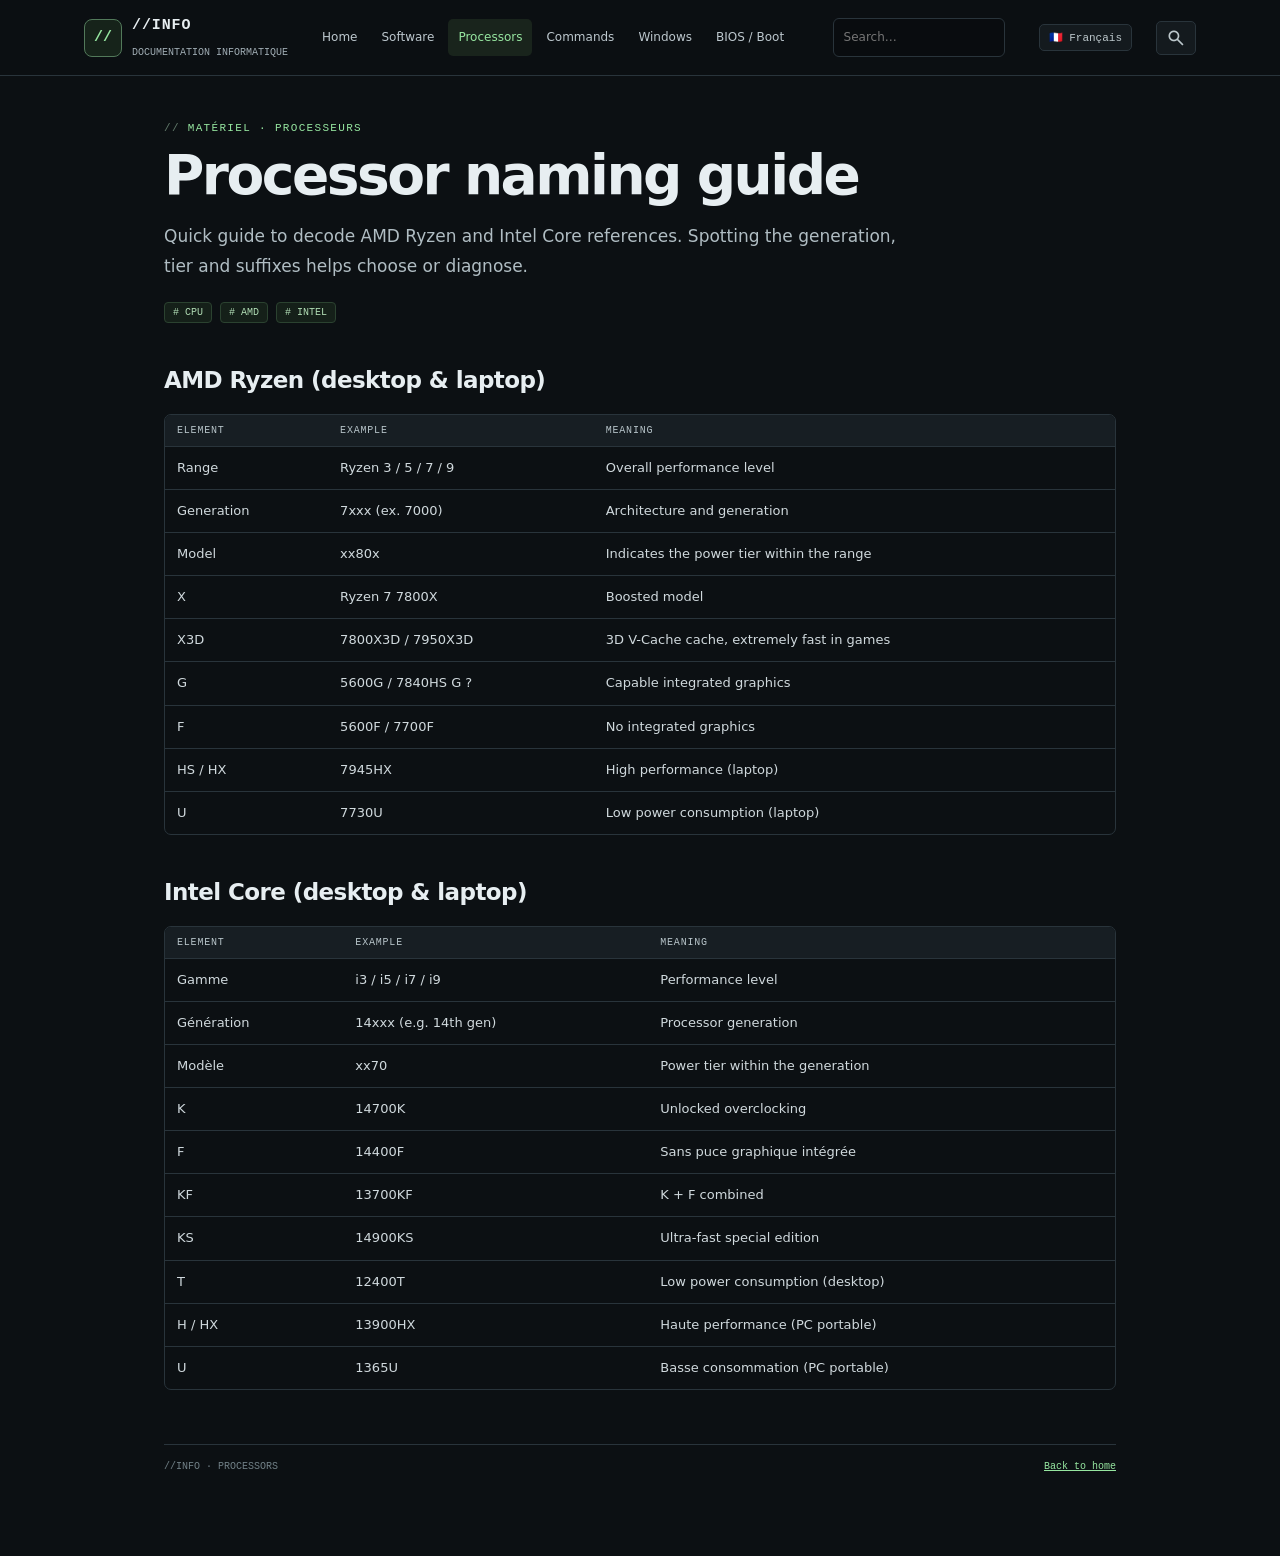
<file: processeurs.html>
<!doctype html>
<html lang="fr">
<head>
  <meta charset="utf-8">
  <meta name="viewport" content="width=device-width, initial-scale=1">
  <meta name="theme-color" content="#0c1013">
  <meta name="description" content="Nomenclature des processeurs AMD Ryzen et Intel Core.">
  <title>Processeurs — //INFO</title>
  <link rel="icon" type="image/svg+xml" href="favicon.svg">
  <link rel="stylesheet" href="style.css">
  <script src="search-index.js" defer></script>
  <script src="script.js" defer></script>
</head>
<body>
  <header class="site-header">
    <div class="header-inner">
      <a class="brand" href="home.html">
        <span class="brand-mark">//</span>
        <span>
          <span class="brand-name">//INFO</span><br>
          <span class="brand-sub">DOCUMENTATION INFORMATIQUE</span>
        </span>
      </a>
      <button class="nav-toggle" data-nav-toggle aria-expanded="false" aria-controls="site-nav">☰ <span data-en="Menu">Menu</span></button>
      <button class="nav-toggle" data-search-toggle aria-expanded="false" aria-controls="site-search">⌕ <span data-en="Search">Recherche</span></button>
      <nav class="site-nav" id="site-nav" data-site-nav aria-label="Navigation principale">
        <a href="home.html" data-en="Home">Accueil</a>
        <a href="logiciels.html" data-en="Software">Logiciels</a>
        <a href="processeurs.html" aria-current="page" data-en="Processors">Processeurs</a>
        <a href="commandes.html" data-en="Commands">Commandes</a>
        <a href="windows.html" data-en="Windows">Windows</a>
        <a href="bios.html" data-en="BIOS / Boot">BIOS / Boot</a>
      </nav>
      <label class="search" id="site-search" data-search>
        <input type="search" placeholder="Rechercher…" data-en-ph="Search…" aria-label="Rechercher dans la documentation">
      </label>
      <button type="button" class="lang-button" data-lang-toggle aria-label="Changer de langue / Change language"></button>
    </div>
  </header>
  <main class="page">
    <div class="doc-inner">
      <div class="eyebrow">Matériel · processeurs</div>
      <h1 data-en="Processor naming guide">Nomenclature des processeurs</h1>
      <p class="lead" data-en="Quick guide to decode AMD Ryzen and Intel Core references. Spotting the generation, tier and suffixes helps choose or diagnose.">Guide rapide pour décoder les références AMD Ryzen et Intel Core. Repérer génération, puissance et suffixes permet d’orienter un choix ou un diagnostic.</p>
      <div class="chips">
        <span class="chip"># CPU</span>
        <span class="chip"># AMD</span>
        <span class="chip"># INTEL</span>
      </div>
      <h2 data-search-group data-en="AMD Ryzen (desktop &amp; laptop)">AMD Ryzen (bureau &amp; portable)</h2>
      <div class="table-wrap" data-search-group>
        <table>
          <thead>
            <tr><th data-en="Element">Élément</th><th data-en="Example">Exemple</th><th data-en="Meaning">Signification</th></tr>
          </thead>
          <tbody>
            <tr data-search-item><td data-en="Range">Gamme</td><td>Ryzen 3 / 5 / 7 / 9</td><td data-en="Overall performance level">Niveau de performance global</td></tr>
            <tr data-search-item><td data-en="Generation">Génération</td><td>7xxx (ex. 7000)</td><td data-en="Architecture and generation">Architecture et génération</td></tr>
            <tr data-search-item><td data-en="Model">Modèle</td><td>xx80x</td><td data-en="Indicates the power tier within the range">Indique la puissance dans la gamme</td></tr>
            <tr data-search-item><td>X</td><td>Ryzen 7 7800X</td><td data-en="Boosted model">Modèle boosté</td></tr>
            <tr data-search-item><td>X3D</td><td>7800X3D / 7950X3D</td><td data-en="3D V-Cache cache, extremely fast in games">Cache 3D V-Cache, très performant en jeu</td></tr>
            <tr data-search-item><td>G</td><td>5600G / 7840HS G ?</td><td data-en="Capable integrated graphics">Graphique intégré performant</td></tr>
            <tr data-search-item><td>F</td><td>5600F / 7700F</td><td data-en="No integrated graphics">Sans puce graphique intégrée</td></tr>
            <tr data-search-item><td>HS / HX</td><td>7945HX</td><td data-en="High performance (laptop)">Haute performance (PC portable)</td></tr>
            <tr data-search-item><td>U</td><td>7730U</td><td data-en="Low power consumption (laptop)">Basse consommation (PC portable)</td></tr>
          </tbody>
        </table>
      </div>
      <h2 data-search-group data-en="Intel Core (desktop &amp; laptop)">Intel Core (bureau &amp; portable)</h2>
      <div class="table-wrap" data-search-group>
        <table>
          <thead>
            <tr><th data-en="Element">Élément</th><th data-en="Example">Exemple</th><th data-en="Meaning">Signification</th></tr>
          </thead>
          <tbody>
            <tr data-search-item><td>Gamme</td><td>i3 / i5 / i7 / i9</td><td data-en="Performance level">Niveau de performance</td></tr>
            <tr data-search-item><td>Génération</td><td data-en="14xxx (e.g. 14th gen)">14xxx (ex. 14e gen)</td><td data-en="Processor generation">Génération du processeur</td></tr>
            <tr data-search-item><td>Modèle</td><td>xx70</td><td data-en="Power tier within the generation">Puissance au sein de la génération</td></tr>
            <tr data-search-item><td>K</td><td>14700K</td><td data-en="Unlocked overclocking">Overclocking débloqué</td></tr>
            <tr data-search-item><td>F</td><td>14400F</td><td>Sans puce graphique intégrée</td></tr>
            <tr data-search-item><td>KF</td><td>13700KF</td><td data-en="K + F combined">K + F combinés</td></tr>
            <tr data-search-item><td>KS</td><td>14900KS</td><td data-en="Ultra-fast special edition">Édition spéciale ultra-rapide</td></tr>
            <tr data-search-item><td>T</td><td>12400T</td><td data-en="Low power consumption (desktop)">Basse consommation (PC fixe)</td></tr>
            <tr data-search-item><td>H / HX</td><td>13900HX</td><td>Haute performance (PC portable)</td></tr>
            <tr data-search-item><td>U</td><td>1365U</td><td>Basse consommation (PC portable)</td></tr>
          </tbody>
        </table>
      </div>
      <footer class="footer">
        <span data-en="//INFO · PROCESSORS">//INFO · PROCESSEURS</span>
        <a href="home.html" data-en="Back to home">Retour à l'accueil</a>
      </footer>
    </div>
  </main>
</body>
</html>
</file>
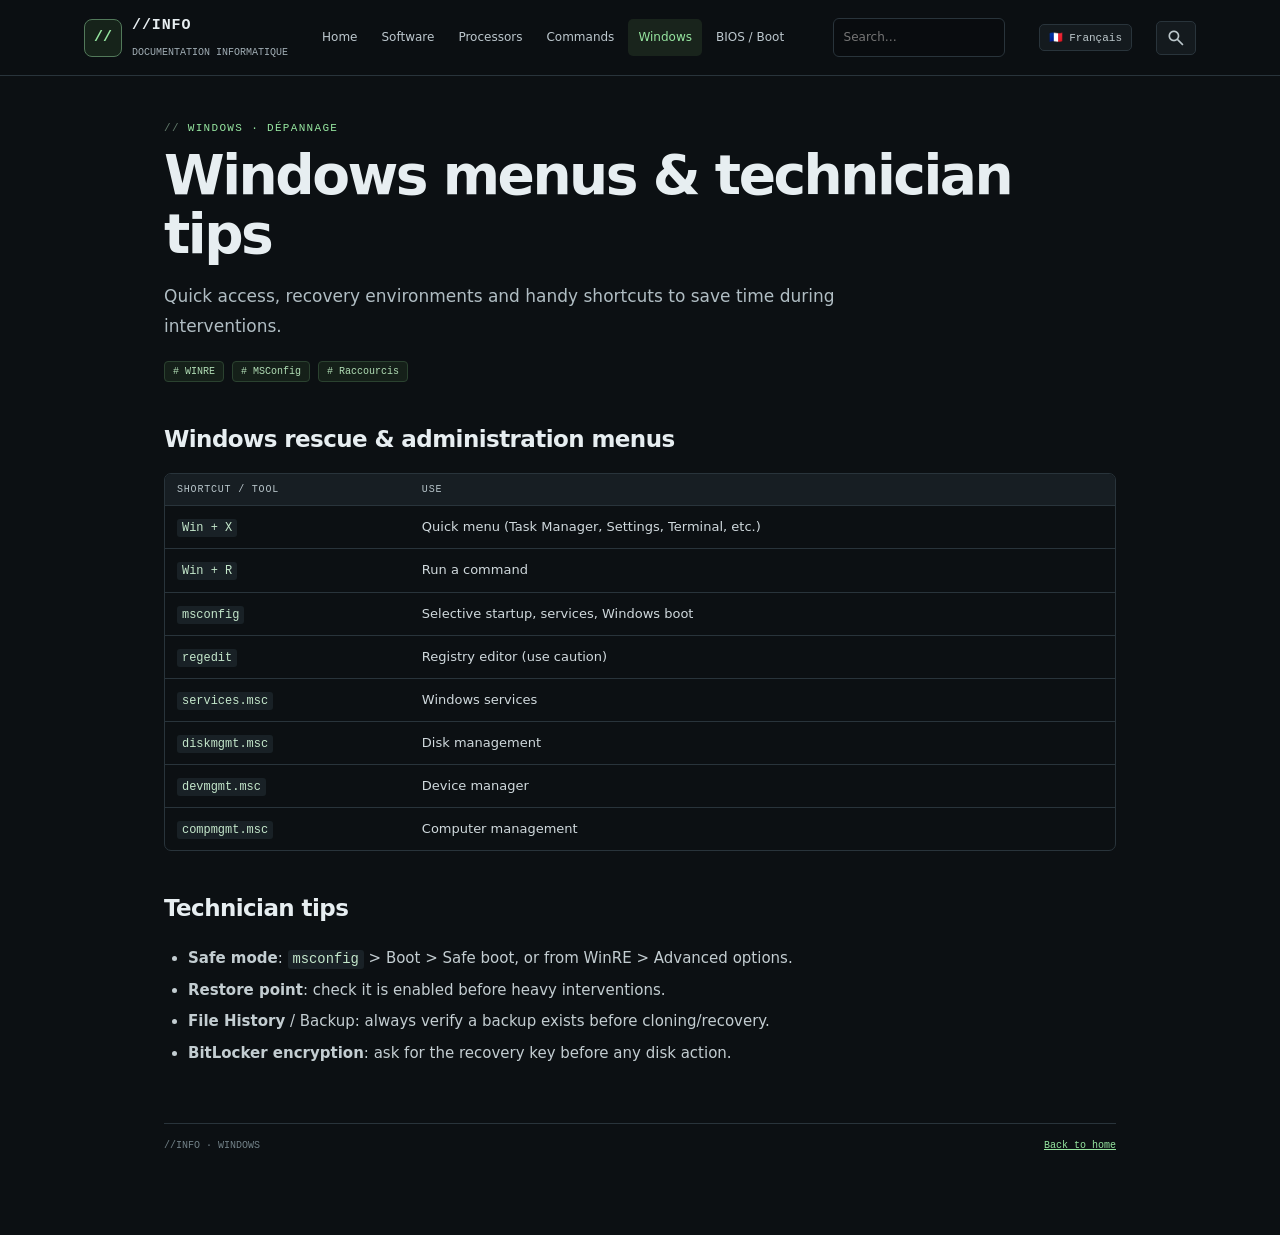
<file: windows.html>
<!doctype html>
<html lang="fr">
<head>
  <meta charset="utf-8">
  <meta name="viewport" content="width=device-width, initial-scale=1">
  <meta name="theme-color" content="#0c1013">
  <meta name="description" content="Menus de secours Windows, raccourcis et astuces technicien.">
  <title>Menus Windows — //INFO</title>
  <link rel="icon" type="image/svg+xml" href="favicon.svg">
  <link rel="stylesheet" href="style.css">
  <script src="search-index.js" defer></script>
  <script src="script.js" defer></script>
</head>
<body>
  <header class="site-header">
    <div class="header-inner">
      <a class="brand" href="home.html">
        <span class="brand-mark">//</span>
        <span>
          <span class="brand-name">//INFO</span><br>
          <span class="brand-sub">DOCUMENTATION INFORMATIQUE</span>
        </span>
      </a>
      <button class="nav-toggle" data-nav-toggle aria-expanded="false" aria-controls="site-nav">☰ <span data-en="Menu">Menu</span></button>
      <button class="nav-toggle" data-search-toggle aria-expanded="false" aria-controls="site-search">⌕ <span data-en="Search">Recherche</span></button>
      <nav class="site-nav" id="site-nav" data-site-nav aria-label="Navigation principale">
        <a href="home.html" data-en="Home">Accueil</a>
        <a href="logiciels.html" data-en="Software">Logiciels</a>
        <a href="processeurs.html" data-en="Processors">Processeurs</a>
        <a href="commandes.html" data-en="Commands">Commandes</a>
        <a href="windows.html" aria-current="page" data-en="Windows">Windows</a>
        <a href="bios.html" data-en="BIOS / Boot">BIOS / Boot</a>
      </nav>
      <label class="search" id="site-search" data-search>
        <input type="search" placeholder="Rechercher…" data-en-ph="Search…" aria-label="Rechercher dans la documentation">
      </label>
      <button type="button" class="lang-button" data-lang-toggle aria-label="Changer de langue / Change language"></button>
    </div>
  </header>
  <main class="page">
    <div class="doc-inner">
      <div class="eyebrow">Windows · dépannage</div>
      <h1 data-en="Windows menus &amp; technician tips">Menus Windows &amp; astuces technicien</h1>
      <p class="lead" data-en="Quick access, recovery environments and handy shortcuts to save time during interventions.">Accès rapides, environnements de récupération et petits raccourcis pour gagner du temps en intervention.</p>
      <div class="chips">
        <span class="chip"># WINRE</span>
        <span class="chip"># MSConfig</span>
        <span class="chip"># Raccourcis</span>
      </div>
      <h2 data-search-group data-en="Windows rescue &amp; administration menus">Les menus de secours &amp; d’administration Windows</h2>
      <div class="table-wrap" data-search-group>
        <table>
          <thead>
            <tr><th data-en="Shortcut / Tool">Raccourci / Outil</th><th data-en="Use">Usage</th></tr>
          </thead>
          <tbody>
            <tr data-search-item><td><code>Win + X</code></td><td data-en="Quick menu (Task Manager, Settings, Terminal, etc.)">Menu rapide (Gestionnaire de tâches, Paramètres, Terminal, etc.)</td></tr>
            <tr data-search-item><td><code>Win + R</code></td><td data-en="Run a command">Exécuter une commande</td></tr>
            <tr data-search-item><td><code>msconfig</code></td><td data-en="Selective startup, services, Windows boot">Démarrage sélectif, services, démarrage Windows</td></tr>
            <tr data-search-item><td><code>regedit</code></td><td data-en="Registry editor (use caution)">Éditeur du Registre (précaution requise)</td></tr>
            <tr data-search-item><td><code>services.msc</code></td><td data-en="Windows services">Services Windows</td></tr>
            <tr data-search-item><td><code>diskmgmt.msc</code></td><td data-en="Disk management">Gestion des disques</td></tr>
            <tr data-search-item><td><code>devmgmt.msc</code></td><td data-en="Device manager">Gestionnaire de périphériques</td></tr>
            <tr data-search-item><td><code>compmgmt.msc</code></td><td data-en="Computer management">Gestion de l’ordinateur</td></tr>
          </tbody>
        </table>
      </div>
      <h2 data-search-group data-en="Technician tips">Petits tips de technicien</h2>
      <ul data-search-group>
        <li data-search-item data-en-html="<strong>Safe mode</strong>: <code>msconfig</code> &gt; Boot &gt; Safe boot, or from WinRE &gt; Advanced options."><strong>Mode sans échec</strong> : <code>msconfig</code> &gt; Démarrage &gt; Démarrage sécurisé, ou depuis WinRE &gt; Options avancées.</li>
        <li data-search-item data-en-html="<strong>Restore point</strong>: check it is enabled before heavy interventions."><strong>Point de restauration</strong> : Vérifier avant interventions lourdes si activé.</li>
        <li data-search-item data-en-html="<strong>File History</strong> / Backup: always verify a backup exists before cloning/recovery."><strong>Historique des fichiers</strong> / Sauvegarde : Toujours vérifier l’existence d’une sauvegarde avant clonage/récupération.</li>
        <li data-search-item data-en-html="<strong>BitLocker encryption</strong>: ask for the recovery key before any disk action."><strong>Chiffrement BitLocker</strong> : Demander la clé de récupération avant toute action sur disque.</li>
      </ul>
      <footer class="footer">
        <span data-en="//INFO · WINDOWS">//INFO · WINDOWS</span>
        <a href="home.html" data-en="Back to home">Retour à l'accueil</a>
      </footer>
    </div>
  </main>
</body>
</html>
</file>
<file: style.css>
@font-face {
  font-family: 'Material Symbols Outlined';
  font-style: normal;
  font-weight: 100 700;
  font-display: block;
  src: url('fonts/material-symbols.woff2') format('woff2');
}

:root {
  color-scheme: dark;
  --bg: #0c1013;
  --panel: #13191e;
  --panel-2: #192127;
  --line: #29343b;
  --text: #e7eef1;
  --muted: #a0adb4;
  --green: #96e6a0;
  --cyan: #83d9ed;
  --amber: #f2c178;
  --mono: ui-monospace, SFMono-Regular, Consolas, "Liberation Mono", monospace;
  --sans: Inter, ui-sans-serif, system-ui, -apple-system, "Segoe UI", sans-serif;
}

* {
  box-sizing: border-box;
}

html {
  scroll-behavior: smooth;
}

body {
  margin: 0;
  background: var(--bg);
  color: var(--text);
  font: 15px/1.7 var(--sans);
}

a {
  color: var(--green);
}

a:hover {
  color: #c0f5c6;
}

button,
input {
  font: inherit;
}

.material-symbols-outlined {
  font-family: 'Material Symbols Outlined';
  font-weight: normal;
  font-style: normal;
  font-size: 20px;
  line-height: 1;
  letter-spacing: normal;
  text-transform: none;
  display: inline-block;
  white-space: nowrap;
  word-wrap: normal;
  direction: ltr;
  font-feature-settings: 'liga';
  -webkit-font-feature-settings: 'liga';
  -webkit-font-smoothing: antialiased;
  font-variation-settings: 'FILL' 0, 'wght' 400, 'GRAD' 0, 'opsz' 24;
}

.eyebrow {
  color: var(--green);
  font: 11px var(--mono);
  letter-spacing: .12em;
  text-transform: uppercase;
}

.eyebrow::before {
  content: "// ";
  color: #62796a;
}

h1 {
  font-size: clamp(34px, 6vw, 55px);
  letter-spacing: -0.045em;
  line-height: 1.08;
  margin: 12px 0 16px;
}

h2 {
  font-size: 23px;
  letter-spacing: -0.025em;
  margin: 38px 0 12px;
}

h3 {
  font-size: 16px;
  margin: 0 0 8px;
}

.lead {
  font-size: 17px;
  line-height: 1.75;
  color: #b0bdc3;
  max-width: 760px;
}

.chips {
  display: flex;
  flex-wrap: wrap;
  gap: 8px;
  margin: 20px 0;
}

.chip {
  font: 10px var(--mono);
  color: #b1ddb5;
  background: #152019;
  border: 1px solid #2b4230;
  border-radius: 4px;
  padding: 4px 8px;
}

.hero {
  padding: 28px;
  border: 1px solid #334138;
  border-radius: 10px;
  background: linear-gradient(120deg, #132019, #12181d 68%);
  margin: 26px 0;
}

.hero p,
.card p {
  color: #aab7bd;
  margin: 0;
}

.hero-actions {
  display: flex;
  flex-wrap: wrap;
  gap: 10px;
  margin-top: 19px;
}

.button {
  display: inline-flex;
  align-items: center;
  justify-content: center;
  gap: 8px;
  padding: 9px 13px;
  border: 1px solid var(--green);
  border-radius: 5px;
  background: var(--green);
  color: #101610;
  text-decoration: none;
  font: 600 12px var(--mono);
}

.button:hover {
  color: #101610;
  background: #b9f3bf;
}

.button.secondary {
  background: transparent;
  color: var(--text);
  border-color: var(--line);
}

.button.secondary:hover {
  border-color: var(--green);
  color: var(--green);
}

.grid {
  display: grid;
  grid-template-columns: repeat(2, minmax(0, 1fr));
  gap: 12px;
}

.card {
  display: block;
  padding: 17px;
  border: 1px solid var(--line);
  border-radius: 8px;
  background: var(--panel);
  text-decoration: none;
  color: var(--text);
}

a.card:hover {
  border-color: #58745e;
  transform: translateY(-1px);
}

.card-label {
  font: 10px var(--mono);
  letter-spacing: .1em;
  text-transform: uppercase;
  color: var(--green);
  margin-bottom: 8px;
}

.card-title {
  font-weight: 650;
  margin-bottom: 5px;
}

.callout {
  margin: 18px 0;
  padding: 13px 15px;
  border: 1px solid #514226;
  border-left: 3px solid var(--amber);
  border-radius: 5px;
  background: #1b1710;
  color: #e0d2b8;
  font-size: 13px;
}

.callout strong {
  color: var(--amber);
}

.callout.info {
  border-color: #2b444c;
  border-left-color: var(--cyan);
  background: #111b1f;
  color: #b8d0d5;
}

.callout.info strong {
  color: var(--cyan);
}

.table-wrap {
  overflow-x: auto;
  margin: 14px 0;
  border: 1px solid var(--line);
  border-radius: 7px;
}

table {
  width: 100%;
  border-collapse: collapse;
  min-width: 520px;
  font-size: 13px;
}

th,
td {
  padding: 10px 12px;
  border-bottom: 1px solid var(--line);
  text-align: left;
  vertical-align: top;
}

th {
  background: #171e23;
  color: #b7c4c9;
  font: 10px var(--mono);
  letter-spacing: .08em;
  text-transform: uppercase;
}

td {
  color: #d0d9dd;
}

tr:last-child td {
  border-bottom: 0;
}

td a {
  overflow-wrap: anywhere;
}

.terminal {
  margin: 14px 0;
  border: 1px solid var(--line);
  border-radius: 7px;
  background: #080b0e;
  overflow: hidden;
}

.terminal-head {
  display: flex;
  align-items: center;
  justify-content: space-between;
  padding: 8px 12px;
  border-bottom: 1px solid var(--line);
  color: var(--muted);
  font: 10px var(--mono);
}

.copy {
  padding: 4px 9px;
  border: 1px solid #39444b;
  border-radius: 4px;
  background: transparent;
  color: #c2cdd1;
  font: 10px var(--mono);
  cursor: pointer;
}

.copy:hover {
  border-color: var(--green);
  color: var(--green);
}

pre {
  margin: 0;
  padding: 14px 16px;
  overflow: auto;
  color: #c4e7cb;
  font: 12px/1.8 var(--mono);
  white-space: pre-wrap;
  word-break: break-word;
}

code {
  font: .92em var(--mono);
  color: #c4e7cb;
  background: #192126;
  padding: 2px 5px;
  border-radius: 3px;
}

.terminal code {
  padding: 0;
  background: none;
}

ul,
ol {
  padding-left: 24px;
}

li {
  padding: 3px 0;
  color: #c3cdd1;
}

.footer {
  display: flex;
  justify-content: space-between;
  gap: 12px;
  margin-top: 54px;
  padding-top: 16px;
  border-top: 1px solid var(--line);
  color: #718087;
  font: 10px var(--mono);
}

.hidden-by-search {
  display: none !important;
}

::selection {
  background: #96e6a044;
}

/* Workspace shell */
.workspace-page {
  height: 100vh;
  min-height: 420px;
  overflow: hidden;
}

.workspace-shell {
  height: 100%;
  display: flex;
}

.workspace-sidebar {
  width: 268px;
  flex: 0 0 268px;
  background: #0d1115;
  border-right: 1px solid var(--line);
  display: flex;
  flex-direction: column;
  z-index: 20;
  min-height: 0;
}

.workspace-brand {
  display: flex;
  align-items: center;
  justify-content: space-between;
  padding: 19px 17px;
  border-bottom: 1px solid var(--line);
}

.brand {
  display: flex;
  align-items: center;
  gap: 10px;
  color: var(--text);
  text-decoration: none;
}

.brand-mark {
  display: grid;
  place-items: center;
  width: 38px;
  height: 38px;
  border: 1px solid #52795a;
  border-radius: 8px;
  color: var(--green);
  background: #16231a;
  font: 700 15px var(--mono);
}

.brand-name {
  font: 700 15px var(--mono);
  letter-spacing: .06em;
}

.brand-sub {
  font: 10px var(--mono);
  color: var(--muted);
}

.sidebar-close {
  display: none;
  background: transparent;
  border: 0;
  color: var(--muted);
  font-size: 25px;
}

.workspace-switch {
  display: flex;
  gap: 4px;
  margin: 15px 12px 12px;
  padding: 4px;
  border: 1px solid var(--line);
  border-radius: 7px;
  background: #090c0f;
}

.workspace-switch button {
  display: flex;
  align-items: center;
  justify-content: center;
  gap: 6px;
  flex: 1;
  min-width: 0;
  padding: 8px 4px;
  border: 0;
  border-radius: 5px;
  background: transparent;
  color: var(--muted);
  font: 11px var(--mono);
  cursor: pointer;
}

.workspace-switch .material-symbols-outlined {
  font-size: 17px;
}

.workspace-switch button.active {
  background: var(--panel-2);
  color: var(--green);
  box-shadow: 0 0 0 1px var(--line);
}

.workspace-search {
  display: flex;
  align-items: center;
  gap: 8px;
  margin: 0 12px 10px;
  padding: 0 10px;
  border: 1px solid var(--line);
  border-radius: 6px;
  background: #090c0f;
  color: var(--muted);
}

.workspace-search:focus-within {
  border-color: #638a69;
}

.workspace-search input {
  width: 100%;
  min-width: 0;
  padding: 9px 0;
  border: 0;
  outline: 0;
  background: transparent;
  color: var(--text);
  font-size: 12px;
}

.workspace-nav {
  overflow-y: auto;
  padding: 0 9px 15px;
}

.nav-category {
  padding: 15px 10px 6px;
  color: #728188;
  font: 10px var(--mono);
  letter-spacing: .12em;
  text-transform: uppercase;
}

.workspace-nav-link {
  display: flex;
  align-items: center;
  gap: 10px;
  width: 100%;
  padding: 9px 10px;
  border: 0;
  border-radius: 5px;
  background: transparent;
  color: #b7c3c8;
  text-align: left;
  font-size: 13px;
  cursor: pointer;
}

.workspace-nav-link:hover,
.workspace-nav-link.has-tab {
  background: #151d20;
  color: var(--green);
}

.nav-icon {
  width: 18px;
  color: #839399;
  text-align: center;
  font-size: 17px;
}

.workspace-nav-link:hover .nav-icon,
.workspace-nav-link.has-tab .nav-icon {
  color: var(--green);
}

.nav-empty {
  padding: 8px 10px;
  color: var(--muted);
  font: 12px var(--mono);
}

.sidebar-foot {
  margin-top: auto;
  padding: 13px 17px;
  border-top: 1px solid var(--line);
  color: var(--muted);
  font: 10px var(--mono);
}

.sidebar-scrim {
  display: none;
}

.status-dot {
  display: inline-block;
  width: 7px;
  height: 7px;
  margin-right: 7px;
  border-radius: 50%;
  background: var(--green);
  box-shadow: 0 0 8px #96e6a055;
}

.workspace-main {
  display: flex;
  flex: 1;
  flex-direction: column;
  min-width: 0;
  min-height: 0;
}

.workspace-topbar {
  height: 52px;
  flex: 0 0 52px;
  display: flex;
  align-items: center;
  gap: 12px;
  padding: 0 20px;
  border-bottom: 1px solid var(--line);
  background: #0d1115;
}

.workspace-crumb {
  display: flex;
  align-items: center;
  gap: 9px;
  overflow: hidden;
  color: #86949a;
  font: 10px var(--mono);
  letter-spacing: .05em;
  white-space: nowrap;
}

.workspace-crumb strong {
  overflow: hidden;
  color: #d0d9dd;
  font-weight: 500;
  text-overflow: ellipsis;
}

.workspace-actions {
  display: flex;
  gap: 6px;
  margin-left: auto;
}

.split-button,
.mobile-menu {
  border: 1px solid var(--line);
  border-radius: 5px;
  background: #141a1e;
  color: #bcc7cb;
  padding: 6px 9px;
  font: 11px var(--mono);
  cursor: pointer;
}

.split-button:hover,
.split-button.active {
  border-color: #54765a;
  color: var(--green);
}

.mobile-menu,
.mobile-brand {
  display: none;
}

.lang-button {
  border: 1px solid var(--line);
  border-radius: 5px;
  background: #141a1e;
  color: #bcc7cb;
  padding: 6px 9px;
  font: 11px var(--mono);
  cursor: pointer;
  white-space: nowrap;
}

.lang-button:hover {
  border-color: #54765a;
  color: var(--green);
}

.site-header .lang-button {
  margin-left: 10px;
  flex: 0 0 auto;
}

.workspace {
  display: flex;
  flex: 1;
  min-width: 0;
  min-height: 0;
  overflow: hidden;
}

.pane {
  display: flex;
  flex: 1;
  flex-direction: column;
  min-width: 0;
  min-height: 0;
  background: var(--bg);
}

.pane-secondary {
  border-left: 1px solid var(--line);
}

.pane[hidden] {
  display: none;
}

.pane.active-pane {
  box-shadow: inset 0 2px var(--green);
}

.split-view .pane {
  flex-basis: 50%;
}

.tab-strip {
  display: flex;
  flex: 0 0 auto;
  min-height: 39px;
  overflow-x: auto;
  overflow-y: hidden;
  border-bottom: 1px solid var(--line);
  background: #101519;
  scrollbar-width: thin;
  padding: 2px 2px 0 2px;
}

.tab-strip.drag-over {
  background: #151f24;
  box-shadow: inset 0 -2px var(--green);
}

.workspace-tab-group {
  display: flex;
  align-items: center;
  flex: 0 0 auto;
  max-width: 240px;
  border-right: 1px solid #222b31;
  border-bottom: 2px solid transparent;
}

.workspace-tab-group:has(.workspace-tab.active) {
  border-bottom-color: var(--green);
  background: #151c20;
}

.workspace-tab-group:focus-within {
  border-bottom-color: var(--green);
}

.workspace-tab {
  display: flex;
  align-items: center;
  max-width: 210px;
  min-width: 90px;
  padding: 0 0 0 10px;
  border: 0;
  background: transparent;
  color: #9fadb3;
  font-size: 11px;
  cursor: grab;
}

.workspace-tab-group:has(.workspace-tab.active) .workspace-tab {
  color: var(--text);
}

.workspace-tab:focus-visible,
.tab-close:focus-visible {
  outline: 2px solid var(--cyan);
  outline-offset: -2px;
}

.tab-title {
  overflow: hidden;
  text-overflow: ellipsis;
  white-space: nowrap;
}

.tab-close {
  flex: 0 0 auto;
  width: 30px;
  height: 30px;
  margin: 0 4px;
  padding: 0;
  border: 0;
  border-radius: 4px;
  background: transparent;
  color: #819097;
  font-size: 18px;
  line-height: 1;
  cursor: pointer;
}

.tab-close.material-symbols-outlined {
  font-size: 17px;
}

.tab-close:hover {
  background: #343d42;
  color: #fff;
}

.pane-body {
  flex: 1;
  min-height: 0;
  overflow: hidden;
  background: var(--bg);
  display: flex;
  flex-direction: column;
}

.doc-frame {
  display: none;
  width: 100%;
  height: 100%;
  min-height: 0;
  border: 0;
  background: var(--bg);
}

.doc-frame.is-active {
  display: block;
}

.pane-empty {
  display: grid;
  place-items: center;
  height: 100%;
  min-height: 180px;
  padding: 25px;
  color: #89979d;
  text-align: center;
  font-size: 13px;
}

.welcome {
  max-width: 1000px;
  margin: auto;
  padding: clamp(24px, 5vw, 58px);
}

.welcome .lead {
  max-width: 760px;
}

.welcome-grid {
  display: grid;
  grid-template-columns: repeat(2, minmax(0, 1fr));
  gap: 11px;
  margin: 25px 0;
}

.welcome-card {
  display: flex;
  flex-direction: column;
  gap: 6px;
  padding: 16px;
  border: 1px solid var(--line);
  border-radius: 7px;
  background: var(--panel);
  color: var(--text);
  text-align: left;
  cursor: pointer;
}

.welcome-card:hover {
  border-color: #58745e;
  background: #171f1d;
}

.welcome-card strong {
  font-size: 14px;
}

.welcome-card > span:last-child {
  color: #aab7bd;
  font-size: 12px;
}

.welcome-card .card-label {
  color: var(--green);
  font: 10px var(--mono);
  letter-spacing: .08em;
}

/* Standalone documentation pages */
.site-header {
  position: sticky;
  top: 0;
  z-index: 5;
  background: #0c1013ee;
  border-bottom: 1px solid var(--line);
  backdrop-filter: blur(12px);
}

.header-inner {
  width: min(1160px, 100%);
  margin: auto;
  padding: 12px 24px;
  display: flex;
  align-items: center;
  gap: 24px;
}

.site-nav {
  display: flex;
  align-items: center;
  gap: 4px;
  flex: 1;
}

.site-nav a {
  padding: 8px 10px;
  color: #bdc8ce;
  text-decoration: none;
  border-radius: 5px;
  font-size: 12px;
}

.site-nav a:hover,
.site-nav a[aria-current="page"] {
  background: #19241c;
  color: var(--green);
}

.nav-toggle {
  display: none;
  margin-left: auto;
  background: transparent;
  border: 1px solid var(--line);
  border-radius: 6px;
  color: var(--text);
  padding: 7px 10px;
  cursor: pointer;
}

.search {
  margin-left: auto;
  min-width: 160px;
}

.search input {
  width: 100%;
  padding: 8px 10px;
  background: #090c0f;
  border: 1px solid var(--line);
  border-radius: 6px;
  color: var(--text);
  font-size: 12px;
  outline: none;
}

.page {
  width: min(100% - 48px, 1000px);
  margin: 0 auto;
  padding: 46px 0 72px;
}

.embedded-page {
  min-height: 100%;
  height: auto;
  overflow: visible;
}

.embedded-page .site-header,
.embedded-page .footer {
  display: none !important;
}

.embedded-page .page {
  width: min(100% - 40px, 1000px);
  padding: 30px 0 42px;
}

.embedded-page .embedded-page-content,
.embedded-page .doc-inner {
  width: 100%;
  max-width: 960px;
  margin: 0 auto;
  padding: 18px 24px 40px;
}

.embedded-page .embedded-page-content > *:first-child,
.embedded-page .doc-inner > *:first-child {
  margin-top: 0;
}

.embedded-page h1 {
  font-size: clamp(28px, 5vw, 46px);
}

.embedded-page h2 {
  font-size: 20px;
  margin: 30px 0 10px;
}

.doc-inner {
  width: min(100% - 48px, 1000px);
  margin: 0 auto;
  padding: 0 0 12px;
}

@media (max-width: 950px) {
  .workspace-sidebar {
    width: 240px;
    flex-basis: 240px;
  }
  .workspace-topbar {
    padding: 0 14px;
  }
  .split-button span {
    display: none;
  }
  .header-inner {
    gap: 12px;
  }
  .site-nav {
    gap: 0;
  }
  .site-nav a {
    padding: 8px 7px;
    font-size: 11px;
  }
  .search {
    min-width: 135px;
  }
}

@media (max-width: 720px) {
  .workspace-page {
    height: 100dvh;
    min-height: 0;
  }
  .workspace-sidebar {
    position: fixed;
    inset: 0 auto 0 0;
    width: min(300px, 88vw);
    transform: translateX(-105%);
    transition: transform .2s ease;
    box-shadow: 12px 0 38px #0009;
  }
  .sidebar-open .workspace-sidebar {
    transform: translateX(0);
  }
  .sidebar-close {
    display: block;
  }
  .sidebar-open .sidebar-scrim {
    display: block;
    position: fixed;
    inset: 0;
    z-index: 19;
    background: #0009;
  }
  .workspace-topbar {
    height: 48px;
    flex-basis: 48px;
    padding: 0 10px;
    gap: 8px;
  }
  .mobile-menu {
    display: block;
    padding: 6px 8px;
  }
  .mobile-brand {
    display: block;
    color: var(--green);
    font: 700 12px var(--mono);
    text-decoration: none;
  }
  .workspace-crumb {
    gap: 5px;
    font-size: 9px;
  }
  .workspace-crumb > span:first-child {
    display: none;
  }
  .split-button {
    padding: 6px 8px;
  }
  .workspace {
    overflow-y: auto;
    display: flex;
    flex-direction: column;
  }
  .pane {
    flex: 1 0 100%;
    min-height: 0;
  }
  .pane-secondary {
    border-left: 0;
    border-top: 1px solid var(--line);
  }
  .split-view .pane {
    flex: 1 0 75dvh;
    min-height: 300px;
  }
  .tab-strip {
    min-height: 38px;
  }
  .workspace-tab {
    max-width: 70vw;
    min-width: 105px;
  }
  .welcome {
    padding: 25px 17px;
  }
  .welcome h1 {
    font-size: 36px;
  }
  .welcome .lead {
    font-size: 14px;
  }
  .welcome-grid {
    grid-template-columns: 1fr;
    gap: 8px;
    margin: 18px 0;
  }
  .welcome-card {
    padding: 13px;
  }
  .page {
    width: min(100% - 32px, 1000px);
    padding: 30px 0 52px;
  }
  .grid {
    grid-template-columns: 1fr;
  }
  .hero {
    padding: 21px;
  }
  .footer {
    flex-direction: column;
  }
  .lead {
    font-size: 15px;
  }
  h2 {
    margin-top: 30px;
  }
  .header-inner {
    flex-wrap: wrap;
    padding: 10px 16px;
  }
  .nav-toggle {
    display: block;
  }
  .site-nav {
    display: none;
    order: 3;
    flex-basis: 100%;
    align-items: stretch;
    flex-direction: column;
    padding: 5px 0;
  }
  .site-nav.open {
    display: flex;
  }
  .site-nav a {
    font-size: 13px;
    padding: 9px;
  }
  .search {
    order: 4;
    display: none;
    flex-basis: 100%;
    margin: 0;
  }
  .search.open {
    display: block;
  }
  .embedded-page .embedded-page-content {
    padding: 14px 18px 30px;
  }
}

@media (max-width: 400px) {
  .workspace-crumb {
    max-width: 92px;
  }
  .workspace-actions {
    gap: 3px;
  }
  .split-button {
    font-size: 10px;
  }
  .welcome h1 {
    font-size: 32px;
  }
}

@media (prefers-reduced-motion: reduce) {
  html {
    scroll-behavior: auto;
  }
  *,
  *::before,
  *::after {
    transition: none !important;
  }
}

/* Recherche globale (Ctrl+K) */
.gsearch {
  position: fixed;
  inset: 0;
  z-index: 100;
  display: grid;
  place-items: start center;
  padding-top: 12vh;
}

.gsearch[hidden] {
  display: none;
}

.gsearch-backdrop {
  position: absolute;
  inset: 0;
  background: #000a;
  backdrop-filter: blur(2px);
}

.gsearch-panel {
  position: relative;
  width: min(640px, 92vw);
  background: #0f151a;
  border: 1px solid var(--line);
  border-radius: 10px;
  box-shadow: 0 24px 60px #000c;
  overflow: hidden;
}

.gsearch-field {
  display: flex;
  align-items: center;
  gap: 10px;
  padding: 12px 14px;
  border-bottom: 1px solid var(--line);
  color: var(--muted);
}

.gsearch-field input {
  flex: 1;
  min-width: 0;
  border: 0;
  outline: 0;
  background: transparent;
  color: var(--text);
  font-size: 15px;
}

.gsearch-field kbd {
  font: 10px var(--mono);
  color: var(--muted);
  border: 1px solid var(--line);
  border-radius: 4px;
  padding: 3px 6px;
}

.gsearch-results {
  max-height: 52vh;
  overflow: auto;
  padding: 6px;
}

.gsearch-item {
  display: flex;
  flex-direction: column;
  gap: 2px;
  width: 100%;
  padding: 9px 11px;
  border: 0;
  border-radius: 6px;
  background: transparent;
  color: var(--text);
  text-align: left;
  cursor: pointer;
}

.gsearch-item.active,
.gsearch-item:hover {
  background: #17201f;
}

.gsearch-item.active {
  box-shadow: inset 2px 0 var(--green);
}

.gs-title {
  font-size: 13px;
  color: var(--green);
}

.gs-page {
  font: 10px var(--mono);
  color: #728188;
  text-transform: uppercase;
}

.gs-snippet {
  font-size: 12px;
  color: #9fadb3;
  overflow: hidden;
  text-overflow: ellipsis;
  white-space: nowrap;
}

.gsearch-none {
  padding: 16px;
  color: var(--muted);
  font-size: 13px;
  text-align: center;
}

.gsearch-hint {
  padding: 8px 14px;
  border-top: 1px solid var(--line);
  color: #728188;
  font: 10px var(--mono);
}

.gsearch-trigger {
  display: inline-flex;
  align-items: center;
  gap: 6px;
  border: 1px solid var(--line);
  border-radius: 5px;
  background: #141a1e;
  color: #bcc7cb;
  padding: 6px 9px;
  cursor: pointer;
}

.gsearch-trigger:hover {
  border-color: #54765a;
  color: var(--green);
}

.header-inner .gsearch-trigger {
  margin-left: auto;
}

@media (max-width: 720px) {
  .gsearch {
    padding-top: 6vh;
  }
}
</file>
